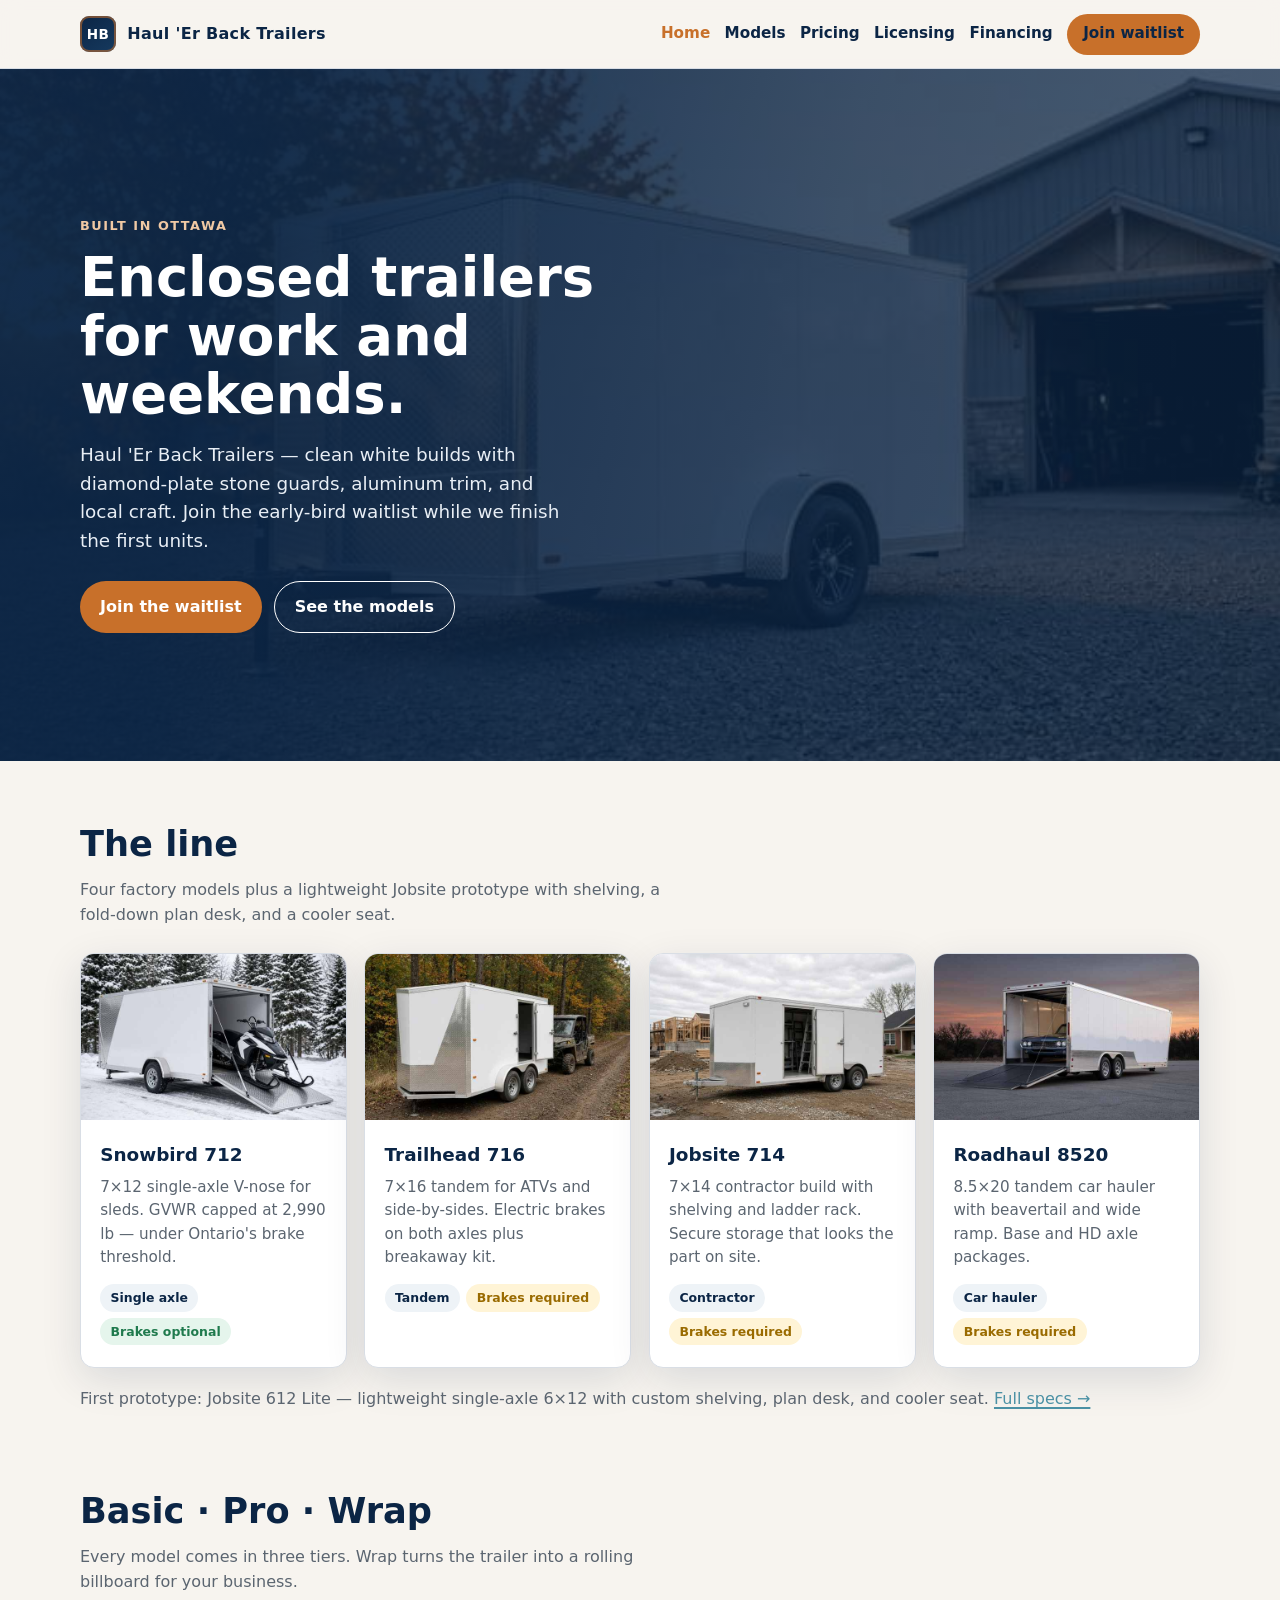
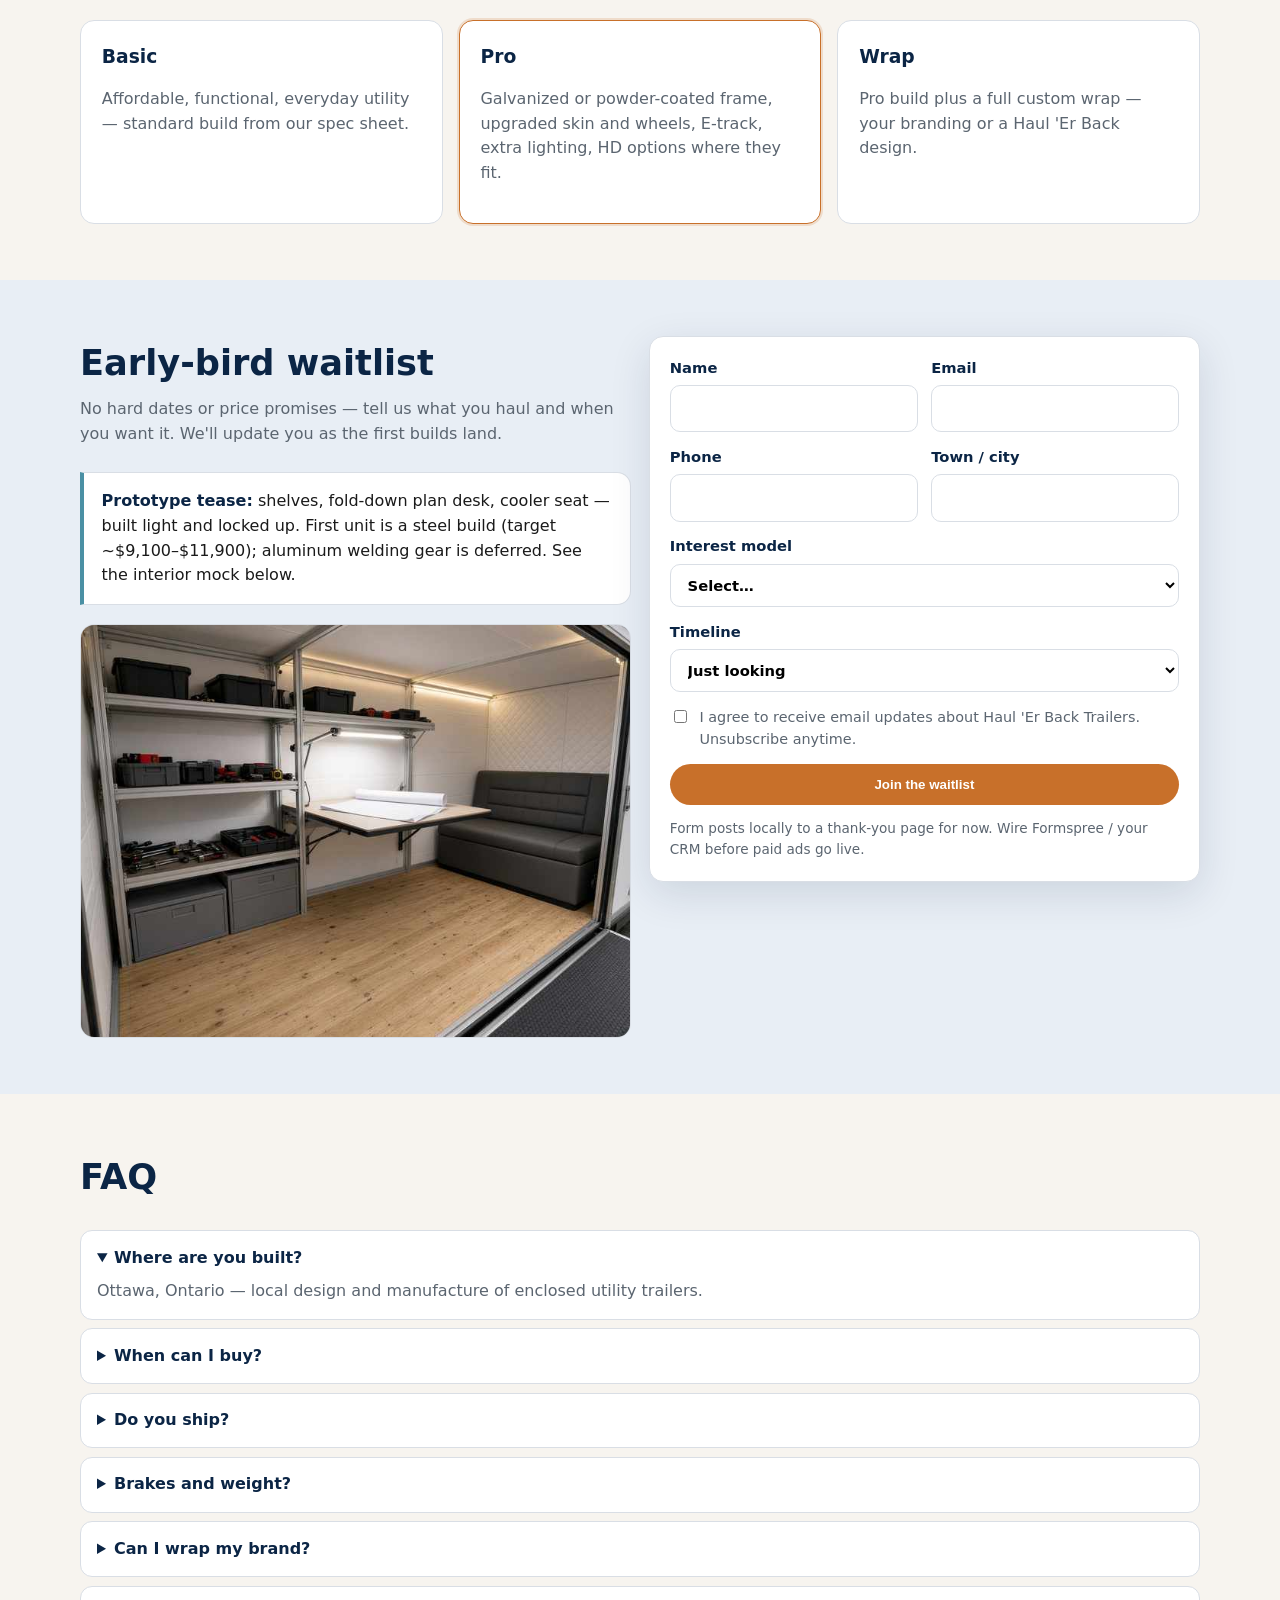
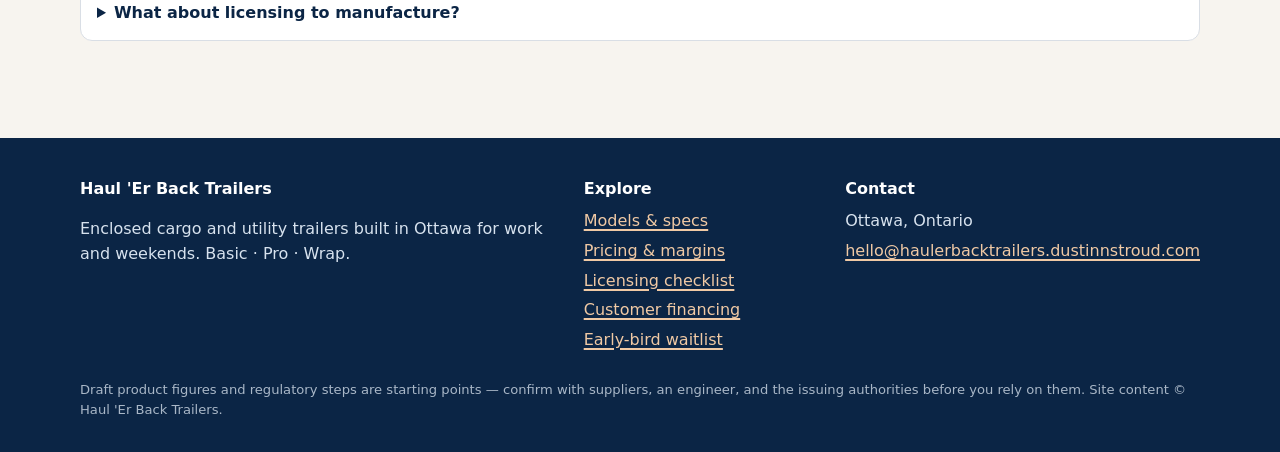
<file: index.html>
<!DOCTYPE html>
<html lang="en">
<head>
  <meta charset="utf-8" />
  <meta name="viewport" content="width=device-width, initial-scale=1" />
  <title>Built in Ottawa · Haul 'Er Back Trailers</title>
  <meta name="description" content="Ottawa-built enclosed trailers — Snowbird, Trailhead, Jobsite, Roadhaul. Early-bird waitlist open." />
  <link rel="stylesheet" href="css/site.css" />
  <link rel="canonical" href="https://strouddustinn-bot.github.io/haulerback-trailers/" />
</head>
<body>

  <a class="skip" href="#main">Skip to content</a>
  <header class="site-header">
    <div class="wrap nav">
      <a class="brand" href="index.html"><span class="brand-mark">HB</span><span>Haul 'Er Back Trailers</span></a>
      <nav class="nav-links" aria-label="Primary">
        <a href="index.html" aria-current="page">Home</a>
        <a class="hide-sm" href="models.html">Models</a>
        <a class="hide-sm" href="pricing.html">Pricing</a>
        <a href="licensing.html">Licensing</a>
        <a href="financing.html">Financing</a>
        <a class="btn btn-primary btn-sm" href="index.html#waitlist">Join waitlist</a>
      </nav>
    </div>
  </header>

  <main id="main">

    <section class="hero">
      <div class="hero-media" aria-hidden="true"><img src="" data-b64="img/hero.b64" alt="" /></div>
      <div class="wrap hero-content">
        <span class="eyebrow">Built in Ottawa</span>
        <h1>Enclosed trailers for work and weekends.</h1>
        <p class="lead">Haul 'Er Back Trailers — clean white builds with diamond-plate stone guards, aluminum trim, and local craft. Join the early-bird waitlist while we finish the first units.</p>
        <div class="hero-cta">
          <a class="btn btn-primary" href="#waitlist">Join the waitlist</a>
          <a class="btn btn-ghost" href="models.html" style="border-color:#fff;color:#fff">See the models</a>
        </div>
      </div>
    </section>

    <section>
      <div class="wrap">
        <div class="section-head">
          <h2>The line</h2>
          <p>Four factory models plus a lightweight Jobsite prototype with shelving, a fold-down plan desk, and a cooler seat.</p>
        </div>
        <div class="grid grid-4">
          <article class="card">
            <img src="" data-b64="img/snowbird.b64" alt="Snowbird 712 enclosed snowmobile trailer" />
            <div class="card-body">
              <h3>Snowbird 712</h3>
              <p>7×12 single-axle V-nose for sleds. GVWR capped at 2,990 lb — under Ontario's brake threshold.</p>
              <div class="meta"><span class="pill">Single axle</span><span class="pill ok">Brakes optional</span></div>
            </div>
          </article>
          <article class="card">
            <img src="" data-b64="img/trailhead.b64" alt="Trailhead 716 ATV trailer" />
            <div class="card-body">
              <h3>Trailhead 716</h3>
              <p>7×16 tandem for ATVs and side-by-sides. Electric brakes on both axles plus breakaway kit.</p>
              <div class="meta"><span class="pill">Tandem</span><span class="pill warn">Brakes required</span></div>
            </div>
          </article>
          <article class="card">
            <img src="" data-b64="img/jobsite714.b64" alt="Jobsite 714 contractor trailer" />
            <div class="card-body">
              <h3>Jobsite 714</h3>
              <p>7×14 contractor build with shelving and ladder rack. Secure storage that looks the part on site.</p>
              <div class="meta"><span class="pill">Contractor</span><span class="pill warn">Brakes required</span></div>
            </div>
          </article>
          <article class="card">
            <img src="" data-b64="img/roadhaul.b64" alt="Roadhaul 8520 car hauler" />
            <div class="card-body">
              <h3>Roadhaul 8520</h3>
              <p>8.5×20 tandem car hauler with beavertail and wide ramp. Base and HD axle packages.</p>
              <div class="meta"><span class="pill">Car hauler</span><span class="pill warn">Brakes required</span></div>
            </div>
          </article>
        </div>
        <p class="mt muted">First prototype: Jobsite 612 Lite — lightweight single-axle 6×12 with custom shelving, plan desk, and cooler seat. <a href="models.html">Full specs →</a></p>
      </div>
    </section>

    <section style="padding-top:0">
      <div class="wrap">
        <div class="section-head">
          <h2>Basic · Pro · Wrap</h2>
          <p>Every model comes in three tiers. Wrap turns the trailer into a rolling billboard for your business.</p>
        </div>
        <div class="tiers">
          <div class="tier">
            <h3>Basic</h3>
            <p class="muted">Affordable, functional, everyday utility — standard build from our spec sheet.</p>
          </div>
          <div class="tier featured">
            <h3>Pro</h3>
            <p class="muted">Galvanized or powder-coated frame, upgraded skin and wheels, E-track, extra lighting, HD options where they fit.</p>
          </div>
          <div class="tier">
            <h3>Wrap</h3>
            <p class="muted">Pro build plus a full custom wrap — your branding or a Haul 'Er Back design.</p>
          </div>
        </div>
      </div>
    </section>

    <section id="waitlist" style="background:#E8EEF5">
      <div class="wrap grid grid-2" style="align-items:start">
        <div>
          <div class="section-head">
            <h2>Early-bird waitlist</h2>
            <p>No hard dates or price promises — tell us what you haul and when you want it. We'll update you as the first builds land.</p>
          </div>
          <div class="callout info"><strong>Prototype tease:</strong> shelves, fold-down plan desk, cooler seat — built light and locked up. First unit is a steel build (target ~$9,100–$11,900); aluminum welding gear is deferred. See the interior mock below.</div>
          <img class="mt" src="" data-b64="img/interior.b64" alt="Prototype interior with shelving and plan desk" style="border-radius:14px;border:1px solid var(--line)" />
        </div>
        <div class="panel">
          <form class="form" action="https://formspree.io/f/xqalkplaceholder" method="POST" onsubmit="event.preventDefault(); window.location.href='thanks.html';">
            <div class="form-row">
              <label>Name<input required name="name" autocomplete="name" /></label>
              <label>Email<input required type="email" name="email" autocomplete="email" /></label>
            </div>
            <div class="form-row">
              <label>Phone<input type="tel" name="phone" autocomplete="tel" /></label>
              <label>Town / city<input name="town" autocomplete="address-level2" /></label>
            </div>
            <label>Interest model
              <select name="model" required>
                <option value="">Select…</option>
                <option>Jobsite 612 Lite (prototype)</option>
                <option>Snowbird 712</option>
                <option>Trailhead 716</option>
                <option>Jobsite 714</option>
                <option>Roadhaul 8520</option>
                <option>Not sure yet</option>
              </select>
            </label>
            <label>Timeline
              <select name="timeline">
                <option>Just looking</option>
                <option>ASAP</option>
                <option>1–3 months</option>
                <option>3–6 months</option>
              </select>
            </label>
            <label class="consent"><input type="checkbox" required name="consent" /> I agree to receive email updates about Haul 'Er Back Trailers. Unsubscribe anytime.</label>
            <button class="btn btn-primary" type="submit">Join the waitlist</button>
            <p class="muted" style="font-size:.85rem;margin:0">Form posts locally to a thank-you page for now. Wire Formspree / your CRM before paid ads go live.</p>
          </form>
        </div>
      </div>
    </section>

    <section>
      <div class="wrap">
        <div class="section-head"><h2>FAQ</h2></div>
        <div class="faq">
          <details open><summary>Where are you built?</summary><p>Ottawa, Ontario — local design and manufacture of enclosed utility trailers.</p></details>
          <details><summary>When can I buy?</summary><p>Join the waitlist for launch updates. We are not promising a hard delivery date on this page.</p></details>
          <details><summary>Do you ship?</summary><p>We are starting with local and Eastern Ontario pickup. Wider delivery can be discussed once production is rolling.</p></details>
          <details><summary>Brakes and weight?</summary><p>Snowbird 712 and the Jobsite 612 Lite are aimed under Ontario's 1,360 kg brake threshold (2,990 lb GVWR). Tandem models typically need electric brakes and a breakaway kit. Details on request and on the <a href="models.html">models page</a>.</p></details>
          <details><summary>Can I wrap my brand?</summary><p>Yes — the Wrap tier is a Pro build plus a full custom wrap.</p></details>
          <details><summary>What about licensing to manufacture?</summary><p>We keep a public <a href="licensing.html">Licensing Checklist</a> with ordered steps, costs, timelines, and source links for Ontario / federal requirements.</p></details>
        </div>
      </div>
    </section>

  </main>

  <footer class="footer">
    <div class="wrap footer-grid">
      <div>
        <h4>Haul 'Er Back Trailers</h4>
        <p>Enclosed cargo and utility trailers built in Ottawa for work and weekends. Basic · Pro · Wrap.</p>
      </div>
      <div>
        <h4>Explore</h4>
        <ul>
          <li><a href="models.html">Models &amp; specs</a></li>
          <li><a href="pricing.html">Pricing &amp; margins</a></li>
          <li><a href="licensing.html">Licensing checklist</a></li>
          <li><a href="financing.html">Customer financing</a></li>
          <li><a href="index.html#waitlist">Early-bird waitlist</a></li>
        </ul>
      </div>
      <div>
        <h4>Contact</h4>
        <ul>
          <li>Ottawa, Ontario</li>
          <li><a href="mailto:hello@haulerbacktrailers.dustinnstroud.com">hello@haulerbacktrailers.dustinnstroud.com</a></li>
        </ul>
      </div>
    </div>
    <div class="wrap fine">Draft product figures and regulatory steps are starting points — confirm with suppliers, an engineer, and the issuing authorities before you rely on them. Site content © Haul 'Er Back Trailers.</div>
  </footer>

  <script src="js/load-images.js" defer></script>
</body>
</html>
</file>
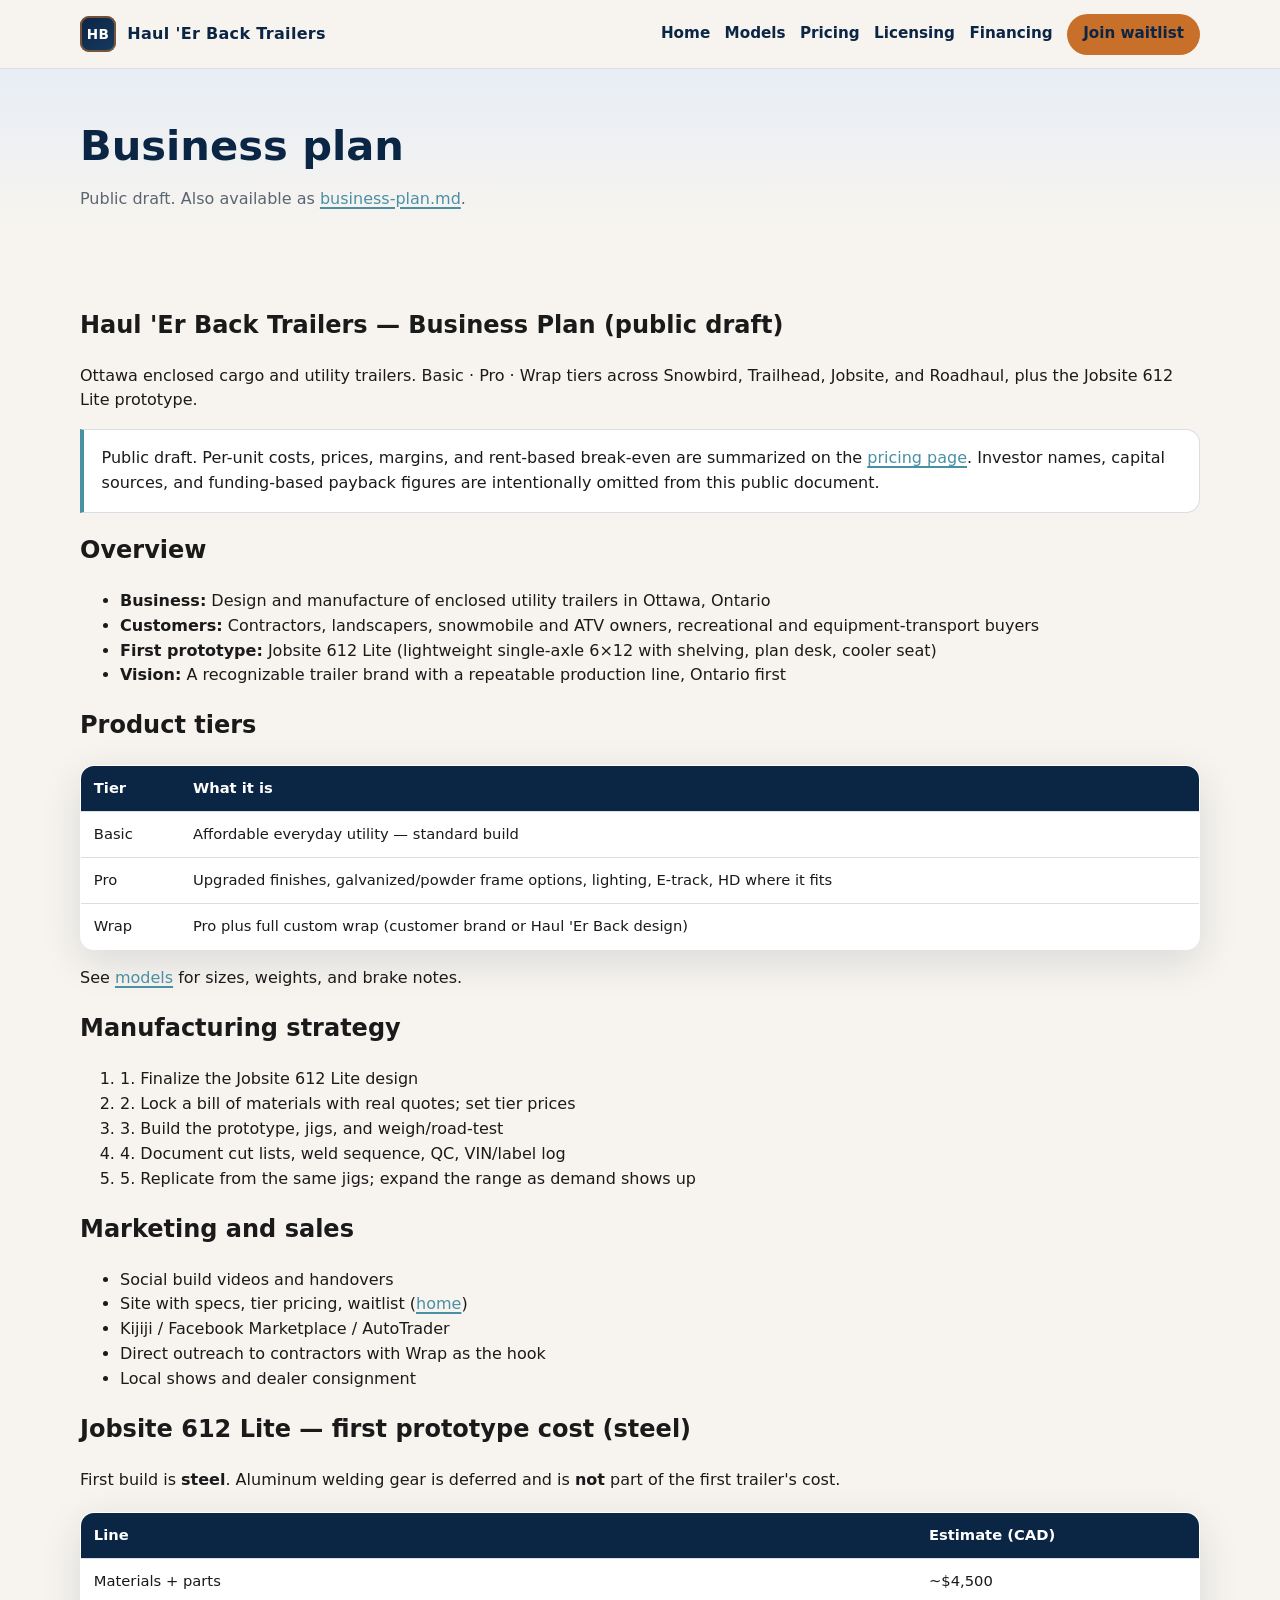
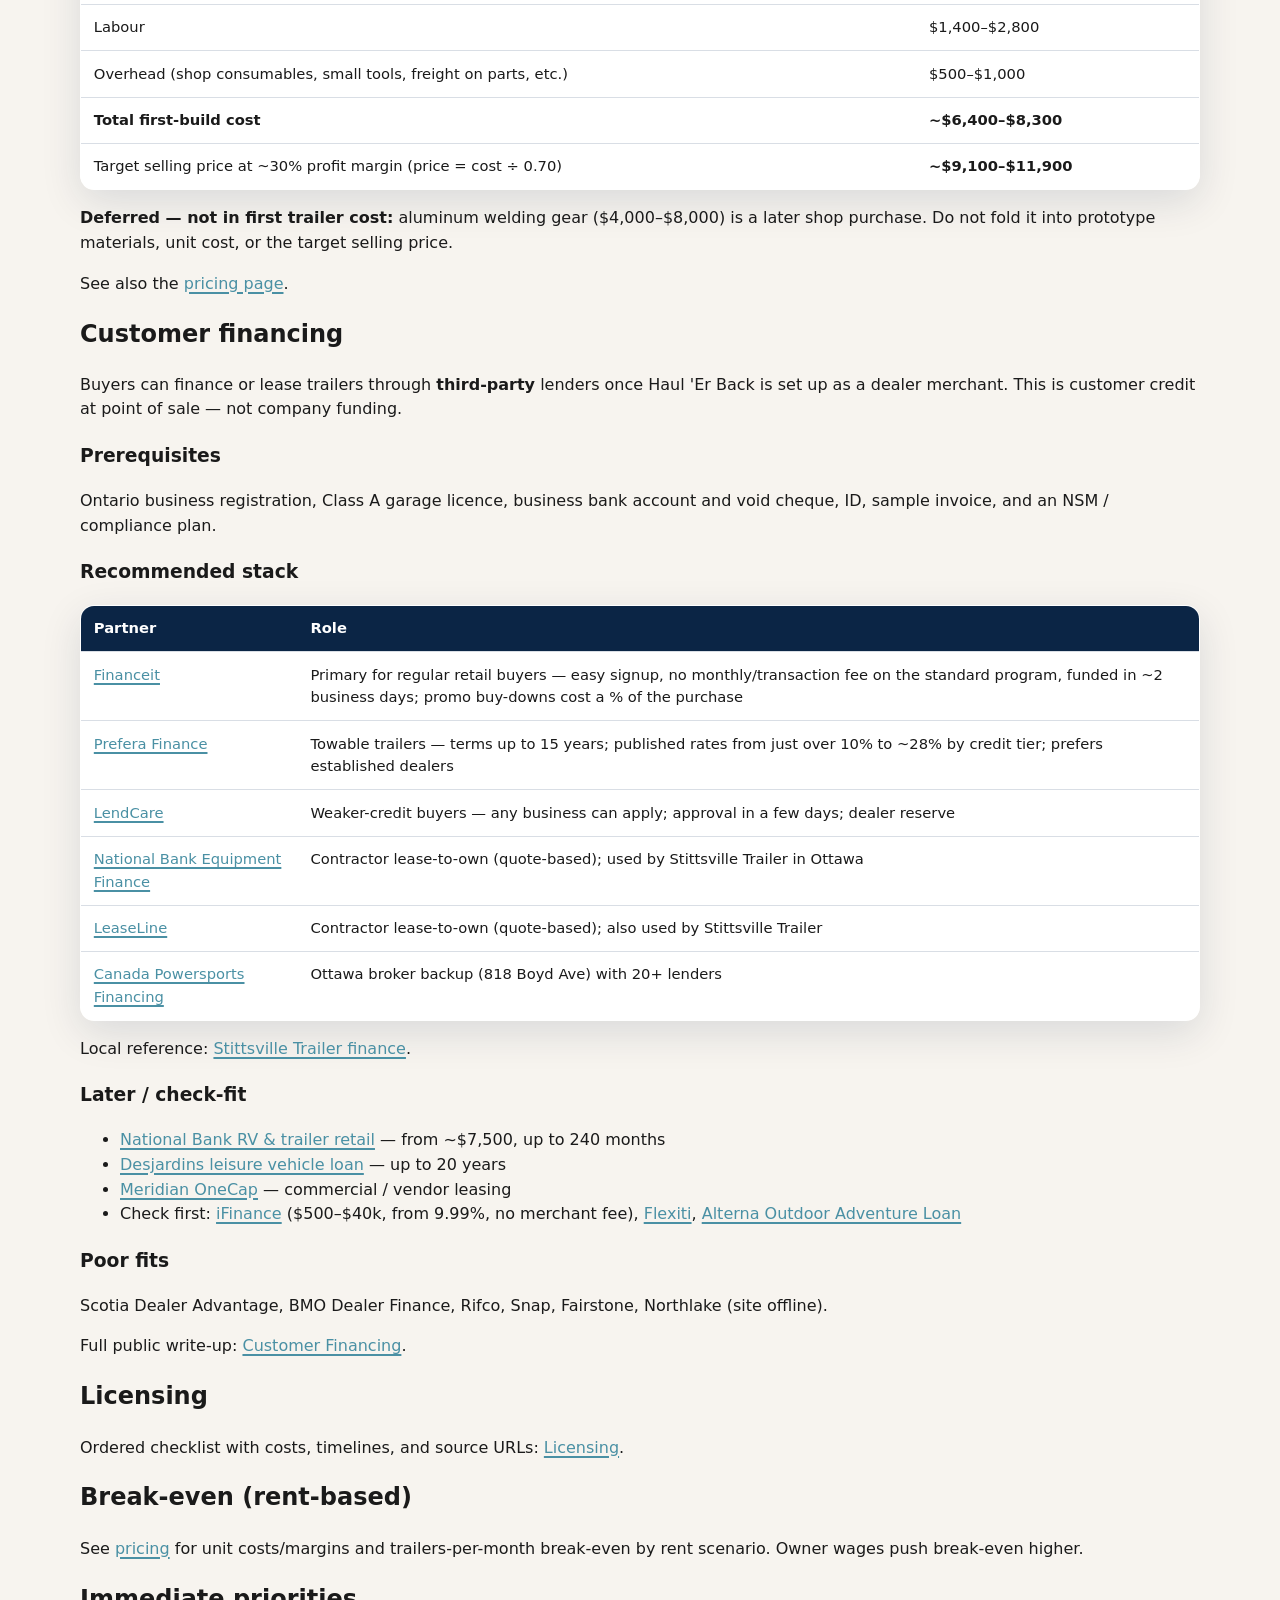
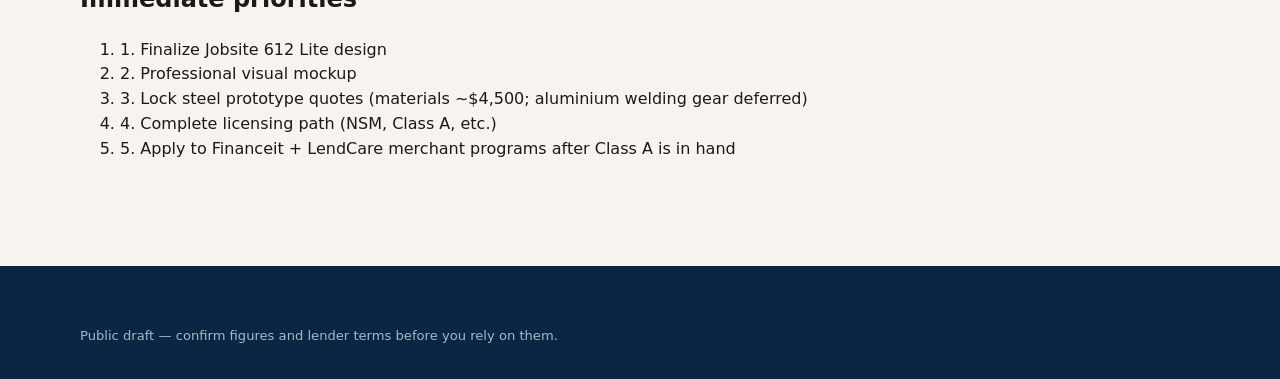
<file: business-plan.html>
<!DOCTYPE html>
<html lang="en"><head>
<meta charset="utf-8"/><meta name="viewport" content="width=device-width,initial-scale=1"/>
<title>Business Plan · Haul 'Er Back Trailers</title>
<meta name="description" content="Public draft business plan for Haul 'Er Back Trailers including customer financing stack and Jobsite 612 Lite steel prototype costs."/>
<link rel="stylesheet" href="css/site.css"/>
</head><body>
<a class="skip" href="#main">Skip to content</a>
<header class="site-header"><div class="wrap nav">
<a class="brand" href="index.html"><span class="brand-mark">HB</span><span>Haul 'Er Back Trailers</span></a>
<nav class="nav-links" aria-label="Primary">
<a href="index.html">Home</a>
<a class="hide-sm" href="models.html">Models</a>
<a class="hide-sm" href="pricing.html">Pricing</a>
<a href="licensing.html">Licensing</a>
<a href="financing.html">Financing</a>
<a class="btn btn-primary btn-sm" href="index.html#waitlist">Join waitlist</a>
</nav></div></header>
<main id="main"><div class="page-hero"><div class="wrap"><h1>Business plan</h1><p>Public draft. Also available as <a href="business-plan.md">business-plan.md</a>.</p></div></div>
<section><div class="wrap"><h1>Haul &#x27;Er Back Trailers — Business Plan (public draft)</h1>
<p>Ottawa enclosed cargo and utility trailers. Basic · Pro · Wrap tiers across Snowbird, Trailhead, Jobsite, and Roadhaul, plus the Jobsite 612 Lite prototype.</p>
<div class="callout info">Public draft. Per-unit costs, prices, margins, and rent-based break-even are summarized on the <a href="pricing.html">pricing page</a>. Investor names, capital sources, and funding-based payback figures are intentionally omitted from this public document.</div>
<h2 class="mt">Overview</h2>
<ul><li><strong>Business:</strong> Design and manufacture of enclosed utility trailers in Ottawa, Ontario</li><li><strong>Customers:</strong> Contractors, landscapers, snowmobile and ATV owners, recreational and equipment-transport buyers</li><li><strong>First prototype:</strong> Jobsite 612 Lite (lightweight single-axle 6×12 with shelving, plan desk, cooler seat)</li><li><strong>Vision:</strong> A recognizable trailer brand with a repeatable production line, Ontario first</li></ul>
<h2 class="mt">Product tiers</h2>
<div class="table-wrap mt"><table><thead><tr><th>Tier</th><th>What it is</th></tr></thead><tbody><tr><td>Basic</td><td>Affordable everyday utility — standard build</td></tr><tr><td>Pro</td><td>Upgraded finishes, galvanized/powder frame options, lighting, E-track, HD where it fits</td></tr><tr><td>Wrap</td><td>Pro plus full custom wrap (customer brand or Haul &#x27;Er Back design)</td></tr></tbody></table></div>
<p>See <a href="models.html">models</a> for sizes, weights, and brake notes.</p>
<h2 class="mt">Manufacturing strategy</h2>
<ol><li>1. Finalize the Jobsite 612 Lite design</li><li>2. Lock a bill of materials with real quotes; set tier prices</li><li>3. Build the prototype, jigs, and weigh/road-test</li><li>4. Document cut lists, weld sequence, QC, VIN/label log</li><li>5. Replicate from the same jigs; expand the range as demand shows up</li></ol>
<h2 class="mt">Marketing and sales</h2>
<ul><li>Social build videos and handovers</li><li>Site with specs, tier pricing, waitlist (<a href="index.html">home</a>)</li><li>Kijiji / Facebook Marketplace / AutoTrader</li><li>Direct outreach to contractors with Wrap as the hook</li><li>Local shows and dealer consignment</li></ul>
<h2 class="mt">Jobsite 612 Lite — first prototype cost (steel)</h2>
<p>First build is <strong>steel</strong>. Aluminum welding gear is deferred and is <strong>not</strong> part of the first trailer&#x27;s cost.</p>
<div class="table-wrap mt"><table><thead><tr><th>Line</th><th>Estimate (CAD)</th></tr></thead><tbody><tr><td>Materials + parts</td><td>~$4,500</td></tr><tr><td>Labour</td><td>$1,400–$2,800</td></tr><tr><td>Overhead (shop consumables, small tools, freight on parts, etc.)</td><td>$500–$1,000</td></tr><tr><td><strong>Total first-build cost</strong></td><td><strong>~$6,400–$8,300</strong></td></tr><tr><td>Target selling price at ~30% profit margin (price = cost ÷ 0.70)</td><td><strong>~$9,100–$11,900</strong></td></tr></tbody></table></div>
<p><strong>Deferred — not in first trailer cost:</strong> aluminum welding gear ($4,000–$8,000) is a later shop purchase. Do not fold it into prototype materials, unit cost, or the target selling price.</p>
<p>See also the <a href="pricing.html">pricing page</a>.</p>
<h2 class="mt">Customer financing</h2>
<p>Buyers can finance or lease trailers through <strong>third-party</strong> lenders once Haul &#x27;Er Back is set up as a dealer merchant. This is customer credit at point of sale — not company funding.</p>
<h3>Prerequisites</h3>
<p>Ontario business registration, Class A garage licence, business bank account and void cheque, ID, sample invoice, and an NSM / compliance plan.</p>
<h3>Recommended stack</h3>
<div class="table-wrap mt"><table><thead><tr><th>Partner</th><th>Role</th></tr></thead><tbody><tr><td><a href="https://www.financeit.io/frequently-asked-questions/">Financeit</a></td><td>Primary for regular retail buyers — easy signup, no monthly/transaction fee on the standard program, funded in ~2 business days; promo buy-downs cost a % of the purchase</td></tr><tr><td><a href="https://preferafinance.com/dealers/">Prefera Finance</a></td><td>Towable trailers — terms up to 15 years; published rates from just over 10% to ~28% by credit tier; prefers established dealers</td></tr><tr><td><a href="https://www.lendcare.ca/en/businesses/recreational-vehicle-financing">LendCare</a></td><td>Weaker-credit buyers — any business can apply; approval in a few days; dealer reserve</td></tr><tr><td><a href="https://www.nbc.ca/en/business/financing/equipment-finance/dealers.html">National Bank Equipment Finance</a></td><td>Contractor lease-to-own (quote-based); used by Stittsville Trailer in Ottawa</td></tr><tr><td><a href="https://leaseline.com/why-lease/">LeaseLine</a></td><td>Contractor lease-to-own (quote-based); also used by Stittsville Trailer</td></tr><tr><td><a href="https://www.canadapowersportsfinancing.com/">Canada Powersports Financing</a></td><td>Ottawa broker backup (818 Boyd Ave) with 20+ lenders</td></tr></tbody></table></div>
<p>Local reference: <a href="https://www.stittsvilletrailer.com/finance/">Stittsville Trailer finance</a>.</p>
<h3>Later / check-fit</h3>
<ul><li><a href="https://www.nbc.ca/en/business/my-business/manufacturing/retail-industry.html">National Bank RV &amp; trailer retail</a> — from ~$7,500, up to 240 months</li><li><a href="https://www.desjardins.com/en/loans-credit/auto-other-vehicle-financing/recreational-vehicle-loan.html">Desjardins leisure vehicle loan</a> — up to 20 years</li><li><a href="https://www.meridianonecap.ca/leasing-financing">Meridian OneCap</a> — commercial / vendor leasing</li><li>Check first: <a href="https://ifinancecanada.com/offer-financing/">iFinance</a> ($500–$40k, from 9.99%, no merchant fee), <a href="https://www.flexiti.com/for-partners">Flexiti</a>, <a href="https://www.alterna.ca/en/personal/borrowing/loans">Alterna Outdoor Adventure Loan</a></li></ul>
<h3>Poor fits</h3>
<p>Scotia Dealer Advantage, BMO Dealer Finance, Rifco, Snap, Fairstone, Northlake (site offline).</p>
<p>Full public write-up: <a href="financing.html">Customer Financing</a>.</p>
<h2 class="mt">Licensing</h2>
<p>Ordered checklist with costs, timelines, and source URLs: <a href="licensing.html">Licensing</a>.</p>
<h2 class="mt">Break-even (rent-based)</h2>
<p>See <a href="pricing.html">pricing</a> for unit costs/margins and trailers-per-month break-even by rent scenario. Owner wages push break-even higher.</p>
<h2 class="mt">Immediate priorities</h2>
<ol><li>1. Finalize Jobsite 612 Lite design</li><li>2. Professional visual mockup</li><li>3. Lock steel prototype quotes (materials ~$4,500; aluminium welding gear deferred)</li><li>4. Complete licensing path (NSM, Class A, etc.)</li><li>5. Apply to Financeit + LendCare merchant programs after Class A is in hand</li></ol></div></section></main>
<footer class="footer"><div class="wrap fine">Public draft — confirm figures and lender terms before you rely on them.</div></footer>
</body></html>
</file>
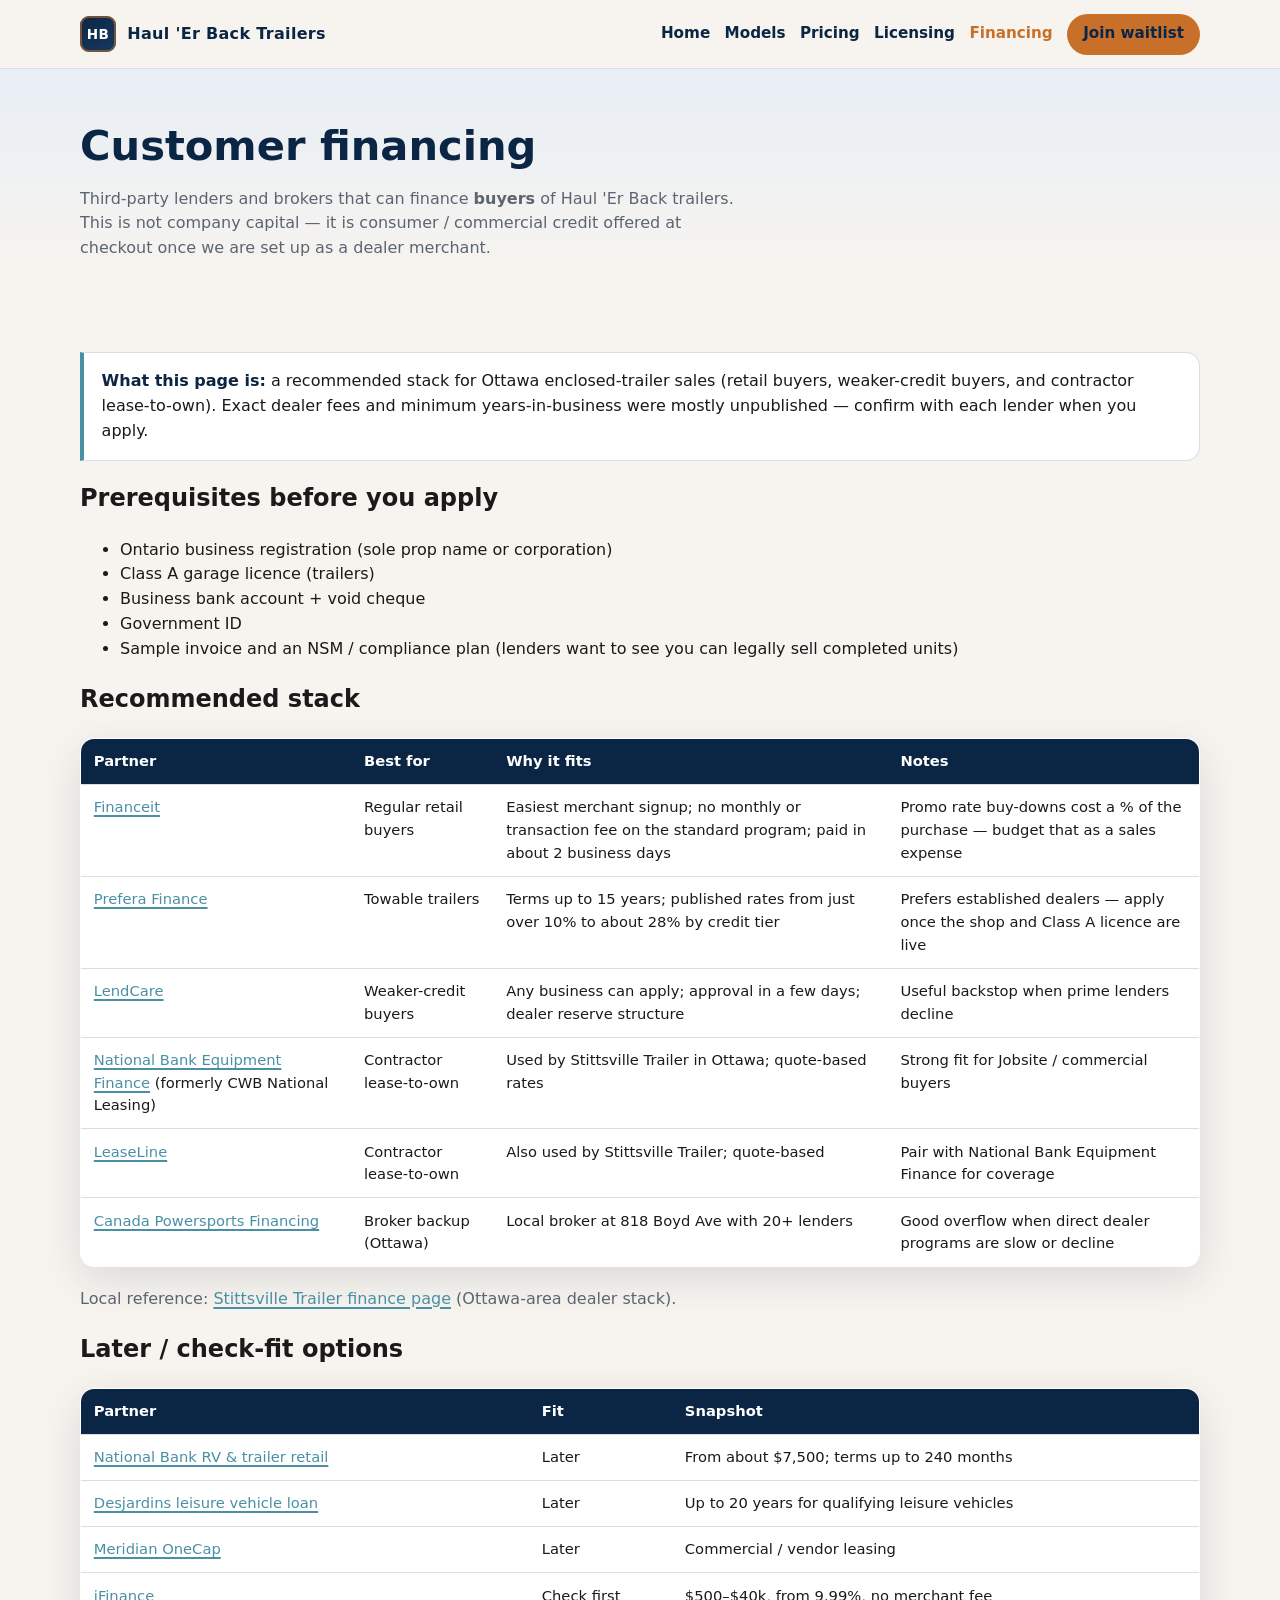
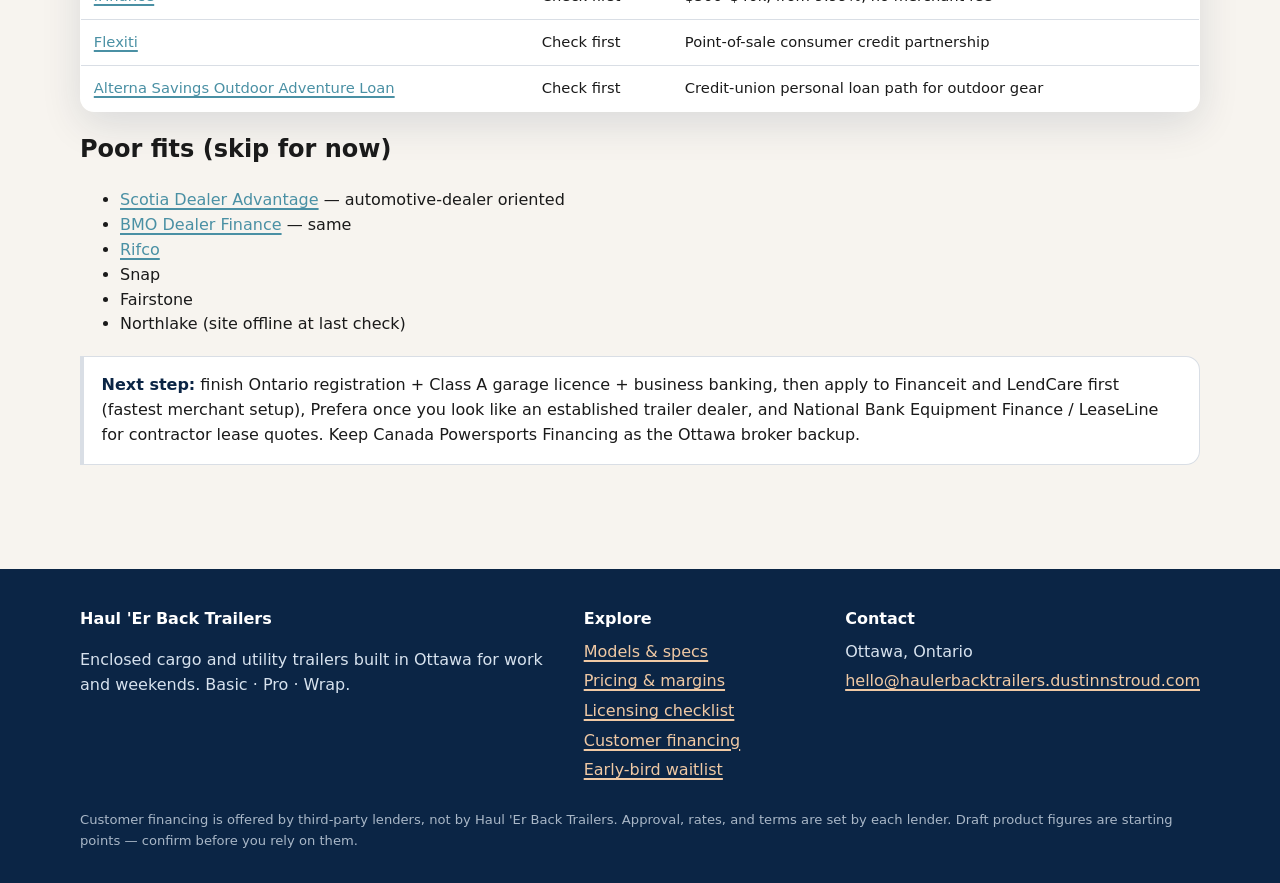
<file: financing.html>
<!DOCTYPE html>
<html lang="en">
<head>
  <meta charset="utf-8" />
  <meta name="viewport" content="width=device-width, initial-scale=1" />
  <title>Customer Financing · Haul 'Er Back Trailers</title>
  <meta name="description" content="Third-party customer financing options for Haul 'Er Back trailer buyers — Financeit, Prefera, LendCare, National Bank Equipment Finance, LeaseLine, and local Ottawa brokers." />
  <link rel="stylesheet" href="css/site.css" />
</head>
<body>
  <a class="skip" href="#main">Skip to content</a>
  <header class="site-header">
    <div class="wrap nav">
      <a class="brand" href="index.html"><span class="brand-mark">HB</span><span>Haul 'Er Back Trailers</span></a>
      <nav class="nav-links" aria-label="Primary">
        <a href="index.html">Home</a>
        <a class="hide-sm" href="models.html">Models</a>
        <a class="hide-sm" href="pricing.html">Pricing</a>
        <a href="licensing.html">Licensing</a>
        <a href="financing.html" aria-current="page">Financing</a>
        <a class="btn btn-primary btn-sm" href="index.html#waitlist">Join waitlist</a>
      </nav>
    </div>
  </header>
  <main id="main">
    <div class="page-hero"><div class="wrap">
      <h1>Customer financing</h1>
      <p>Third-party lenders and brokers that can finance <strong>buyers</strong> of Haul 'Er Back trailers. This is not company capital — it is consumer / commercial credit offered at checkout once we are set up as a dealer merchant.</p>
    </div></div>
    <section><div class="wrap">
      <div class="callout info"><strong>What this page is:</strong> a recommended stack for Ottawa enclosed-trailer sales (retail buyers, weaker-credit buyers, and contractor lease-to-own). Exact dealer fees and minimum years-in-business were mostly unpublished — confirm with each lender when you apply.</div>

      <h2>Prerequisites before you apply</h2>
      <ul>
        <li>Ontario business registration (sole prop name or corporation)</li>
        <li>Class A garage licence (trailers)</li>
        <li>Business bank account + void cheque</li>
        <li>Government ID</li>
        <li>Sample invoice and an NSM / compliance plan (lenders want to see you can legally sell completed units)</li>
      </ul>

      <h2 class="mt">Recommended stack</h2>
      <div class="table-wrap mt">
        <table>
          <thead><tr><th>Partner</th><th>Best for</th><th>Why it fits</th><th>Notes</th></tr></thead>
          <tbody>
            <tr>
              <td><a href="https://www.financeit.io/frequently-asked-questions/" rel="noopener">Financeit</a></td>
              <td>Regular retail buyers</td>
              <td>Easiest merchant signup; no monthly or transaction fee on the standard program; paid in about 2 business days</td>
              <td>Promo rate buy-downs cost a % of the purchase — budget that as a sales expense</td>
            </tr>
            <tr>
              <td><a href="https://preferafinance.com/dealers/" rel="noopener">Prefera Finance</a></td>
              <td>Towable trailers</td>
              <td>Terms up to 15 years; published rates from just over 10% to about 28% by credit tier</td>
              <td>Prefers established dealers — apply once the shop and Class A licence are live</td>
            </tr>
            <tr>
              <td><a href="https://www.lendcare.ca/en/businesses/recreational-vehicle-financing" rel="noopener">LendCare</a></td>
              <td>Weaker-credit buyers</td>
              <td>Any business can apply; approval in a few days; dealer reserve structure</td>
              <td>Useful backstop when prime lenders decline</td>
            </tr>
            <tr>
              <td><a href="https://www.nbc.ca/en/business/financing/equipment-finance/dealers.html" rel="noopener">National Bank Equipment Finance</a> (formerly CWB National Leasing)</td>
              <td>Contractor lease-to-own</td>
              <td>Used by Stittsville Trailer in Ottawa; quote-based rates</td>
              <td>Strong fit for Jobsite / commercial buyers</td>
            </tr>
            <tr>
              <td><a href="https://leaseline.com/why-lease/" rel="noopener">LeaseLine</a></td>
              <td>Contractor lease-to-own</td>
              <td>Also used by Stittsville Trailer; quote-based</td>
              <td>Pair with National Bank Equipment Finance for coverage</td>
            </tr>
            <tr>
              <td><a href="https://www.canadapowersportsfinancing.com/" rel="noopener">Canada Powersports Financing</a></td>
              <td>Broker backup (Ottawa)</td>
              <td>Local broker at 818 Boyd Ave with 20+ lenders</td>
              <td>Good overflow when direct dealer programs are slow or decline</td>
            </tr>
          </tbody>
        </table>
      </div>
      <p class="muted mt">Local reference: <a href="https://www.stittsvilletrailer.com/finance/" rel="noopener">Stittsville Trailer finance page</a> (Ottawa-area dealer stack).</p>

      <h2 class="mt">Later / check-fit options</h2>
      <div class="table-wrap mt">
        <table>
          <thead><tr><th>Partner</th><th>Fit</th><th>Snapshot</th></tr></thead>
          <tbody>
            <tr><td><a href="https://www.nbc.ca/en/business/my-business/manufacturing/retail-industry.html" rel="noopener">National Bank RV &amp; trailer retail</a></td><td>Later</td><td>From about $7,500; terms up to 240 months</td></tr>
            <tr><td><a href="https://www.desjardins.com/en/loans-credit/auto-other-vehicle-financing/recreational-vehicle-loan.html" rel="noopener">Desjardins leisure vehicle loan</a></td><td>Later</td><td>Up to 20 years for qualifying leisure vehicles</td></tr>
            <tr><td><a href="https://www.meridianonecap.ca/leasing-financing" rel="noopener">Meridian OneCap</a></td><td>Later</td><td>Commercial / vendor leasing</td></tr>
            <tr><td><a href="https://ifinancecanada.com/offer-financing/" rel="noopener">iFinance</a></td><td>Check first</td><td>$500–$40k, from 9.99%, no merchant fee</td></tr>
            <tr><td><a href="https://www.flexiti.com/for-partners" rel="noopener">Flexiti</a></td><td>Check first</td><td>Point-of-sale consumer credit partnership</td></tr>
            <tr><td><a href="https://www.alterna.ca/en/personal/borrowing/loans" rel="noopener">Alterna Savings Outdoor Adventure Loan</a></td><td>Check first</td><td>Credit-union personal loan path for outdoor gear</td></tr>
          </tbody>
        </table>
      </div>

      <h2 class="mt">Poor fits (skip for now)</h2>
      <ul>
        <li><a href="https://www.scotiabank.com/ca/en/commercial-banking/industries/automotive/scotia-dealer-advantage.html" rel="noopener">Scotia Dealer Advantage</a> — automotive-dealer oriented</li>
        <li><a href="https://commercial.bmo.com/en/ca/industry-expertise/dealer-finance/" rel="noopener">BMO Dealer Finance</a> — same</li>
        <li><a href="https://www.rifco.net/dealer-financing" rel="noopener">Rifco</a></li>
        <li>Snap</li>
        <li>Fairstone</li>
        <li>Northlake (site offline at last check)</li>
      </ul>

      <div class="callout mt"><strong>Next step:</strong> finish Ontario registration + Class A garage licence + business banking, then apply to Financeit and LendCare first (fastest merchant setup), Prefera once you look like an established trailer dealer, and National Bank Equipment Finance / LeaseLine for contractor lease quotes. Keep Canada Powersports Financing as the Ottawa broker backup.</div>
    </div></section>
  </main>
  <footer class="footer">
    <div class="wrap footer-grid">
      <div>
        <h4>Haul 'Er Back Trailers</h4>
        <p>Enclosed cargo and utility trailers built in Ottawa for work and weekends. Basic · Pro · Wrap.</p>
      </div>
      <div>
        <h4>Explore</h4>
        <ul>
          <li><a href="models.html">Models &amp; specs</a></li>
          <li><a href="pricing.html">Pricing &amp; margins</a></li>
          <li><a href="licensing.html">Licensing checklist</a></li>
          <li><a href="financing.html">Customer financing</a></li>
          <li><a href="index.html#waitlist">Early-bird waitlist</a></li>
        </ul>
      </div>
      <div>
        <h4>Contact</h4>
        <ul>
          <li>Ottawa, Ontario</li>
          <li><a href="mailto:hello@haulerbacktrailers.dustinnstroud.com">hello@haulerbacktrailers.dustinnstroud.com</a></li>
        </ul>
      </div>
    </div>
    <div class="wrap fine">Customer financing is offered by third-party lenders, not by Haul 'Er Back Trailers. Approval, rates, and terms are set by each lender. Draft product figures are starting points — confirm before you rely on them.</div>
  </footer>
</body>
</html>
</file>
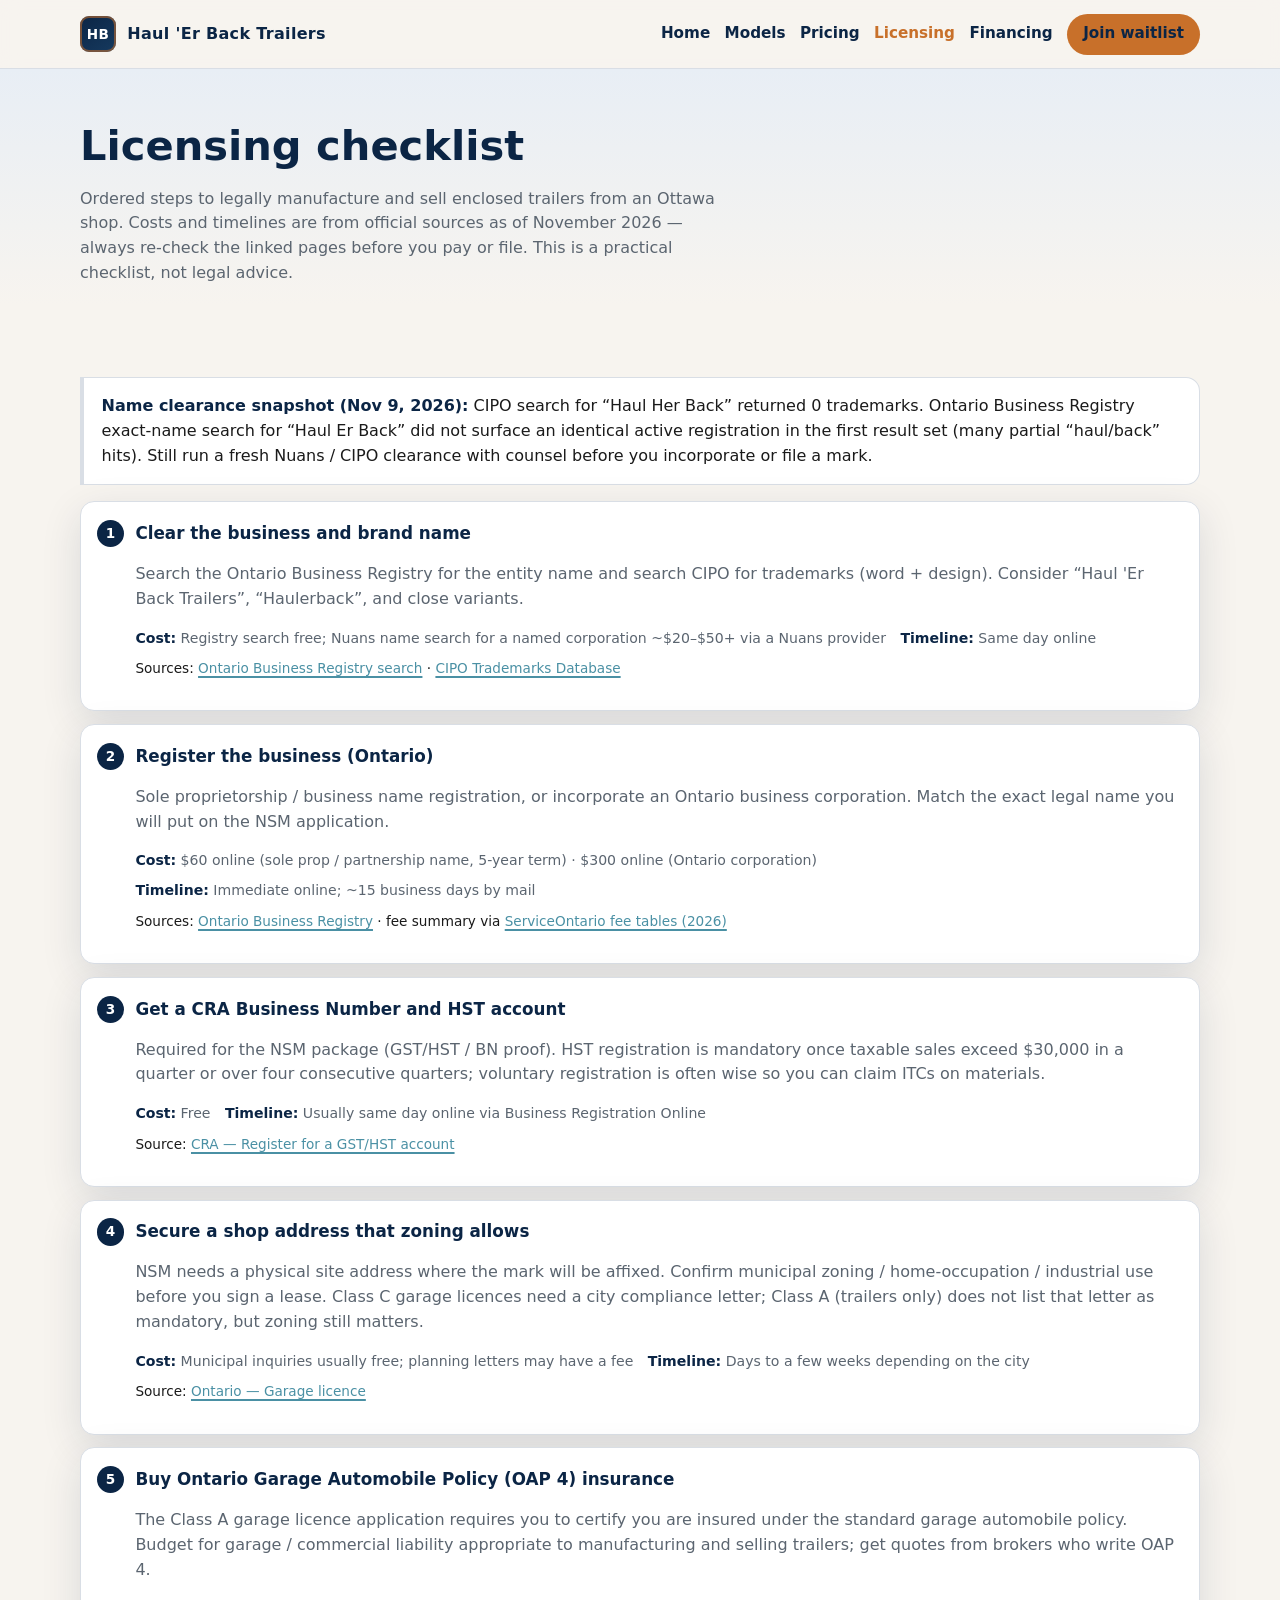
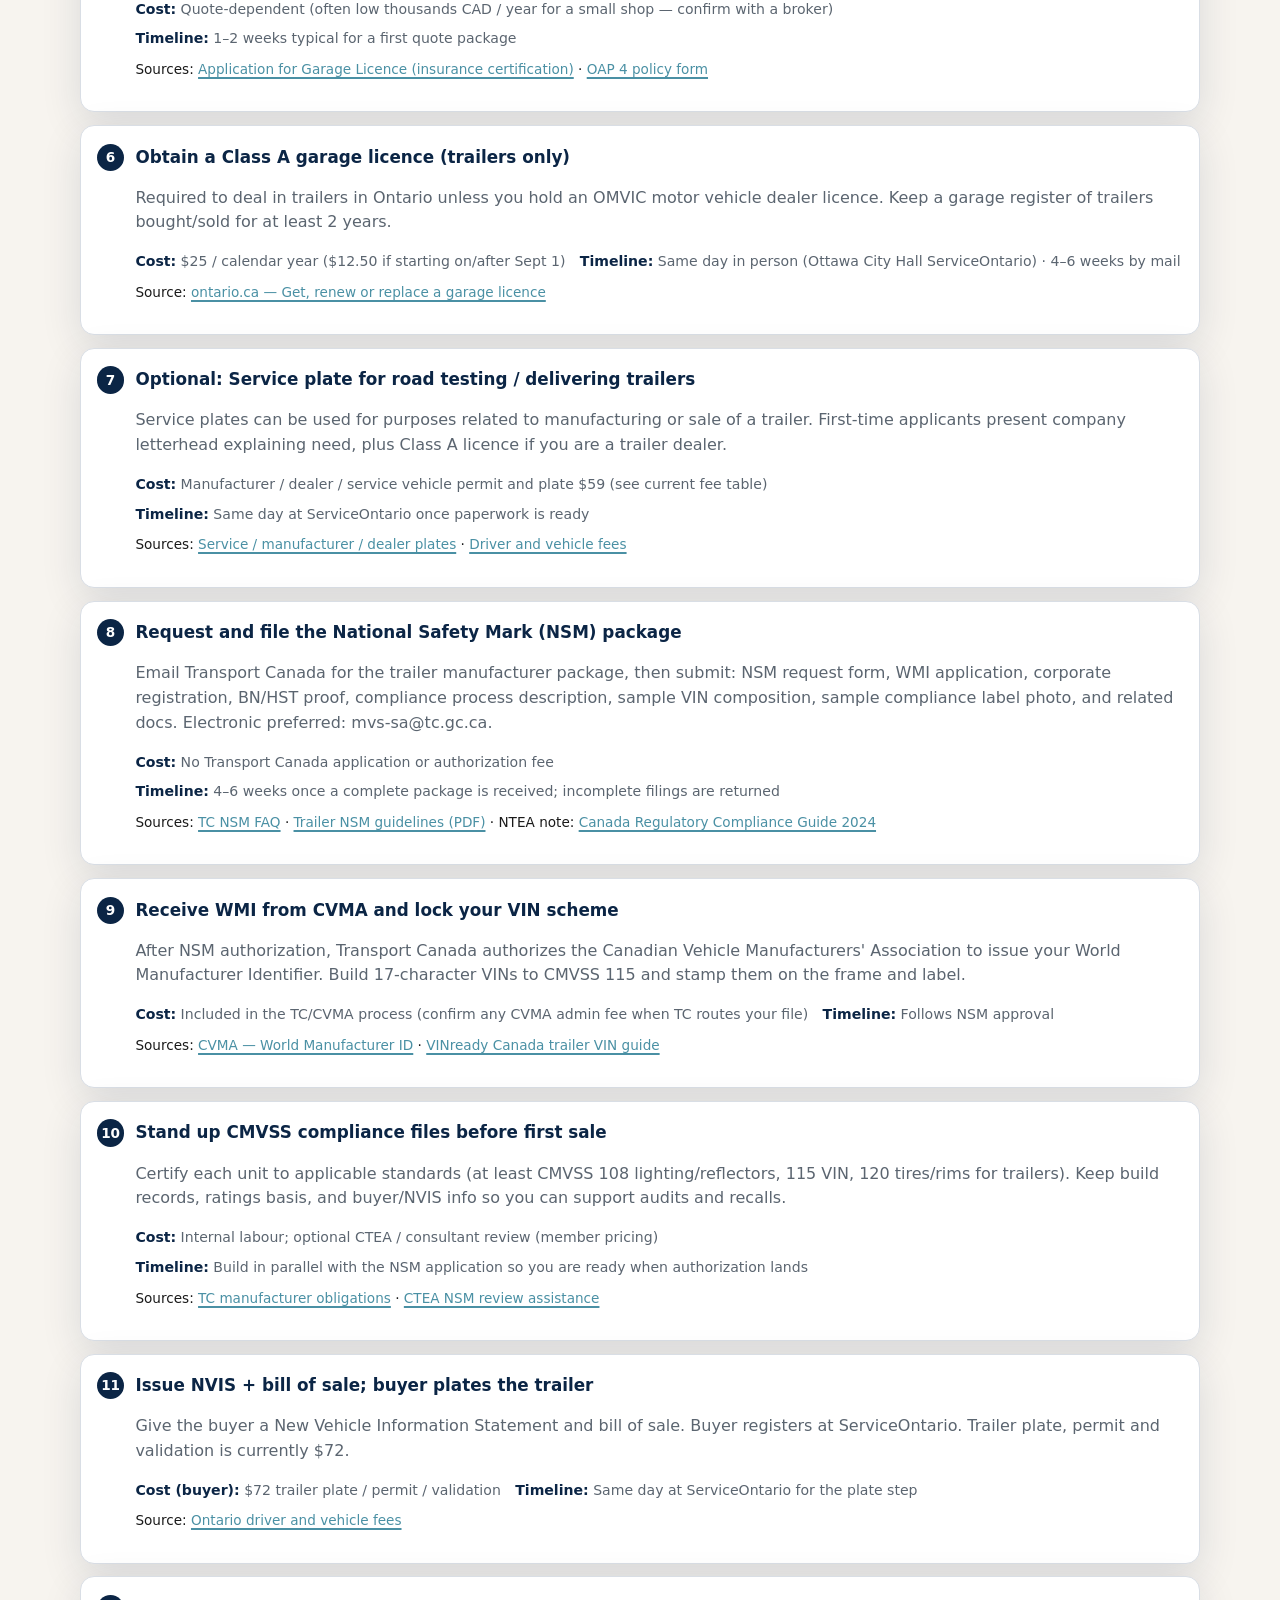
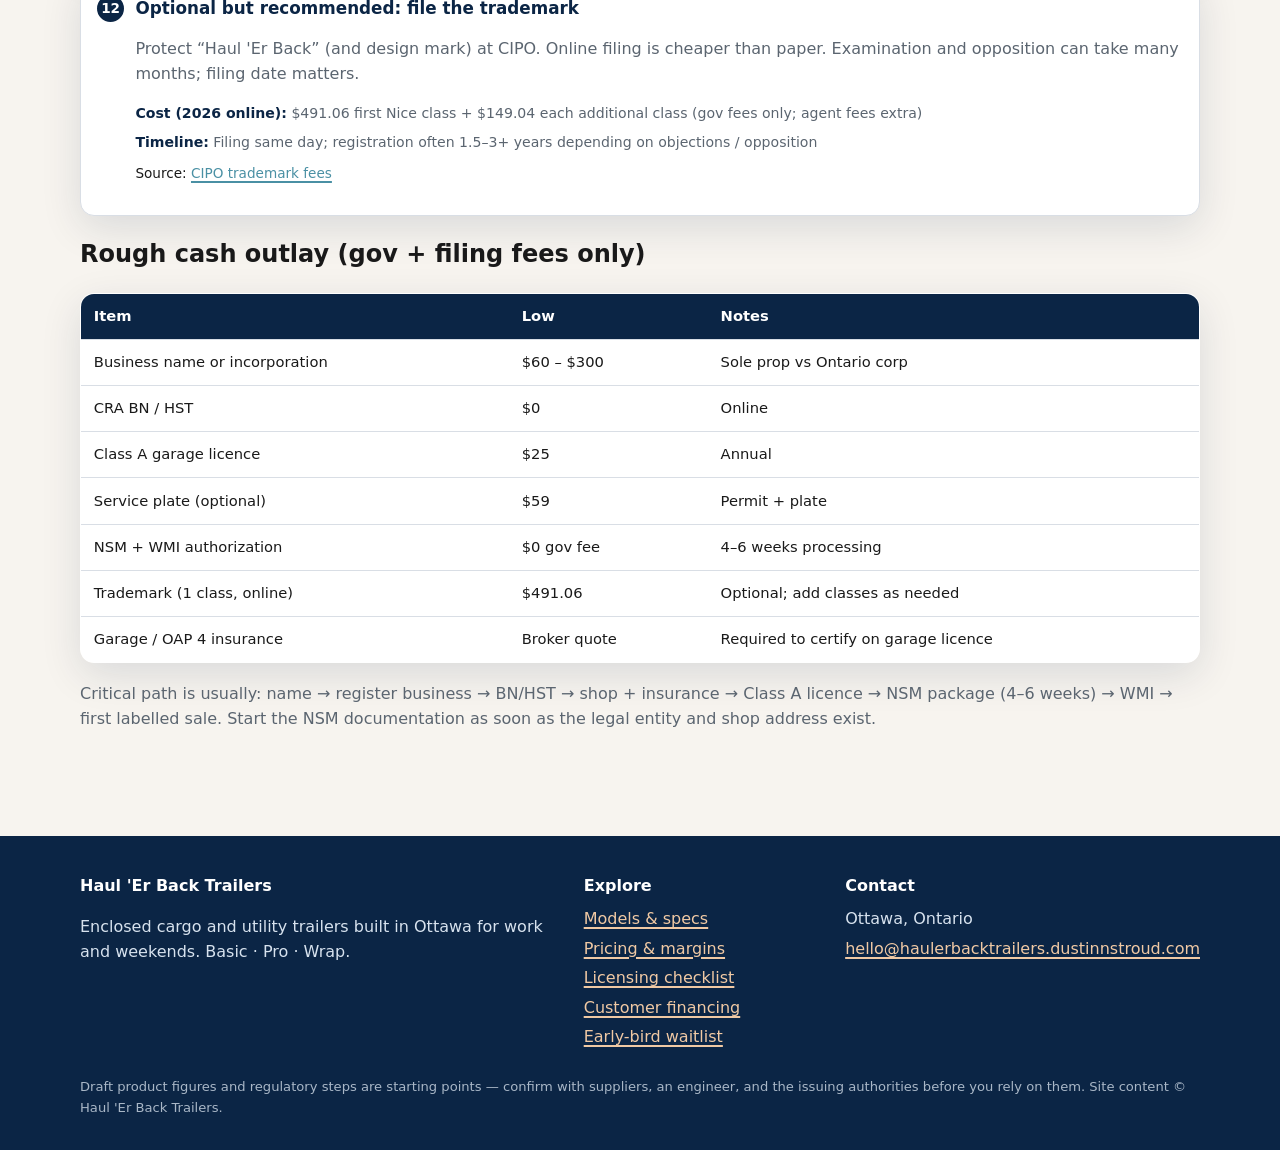
<file: licensing.html>
<!DOCTYPE html>
<html lang="en">
<head>
  <meta charset="utf-8" />
  <meta name="viewport" content="width=device-width, initial-scale=1" />
  <title>Licensing checklist · Haul 'Er Back Trailers</title>
  <meta name="description" content="Ordered Ontario and federal licensing steps, costs, timelines, and source links for manufacturing enclosed trailers." />
  <link rel="stylesheet" href="css/site.css" />
</head>
<body>

  <a class="skip" href="#main">Skip to content</a>
  <header class="site-header">
    <div class="wrap nav">
      <a class="brand" href="index.html"><span class="brand-mark">HB</span><span>Haul 'Er Back Trailers</span></a>
      <nav class="nav-links" aria-label="Primary">
        <a href="index.html">Home</a>
        <a class="hide-sm" href="models.html">Models</a>
        <a class="hide-sm" href="pricing.html">Pricing</a>
        <a href="licensing.html" aria-current="page">Licensing</a>
        <a href="financing.html">Financing</a>
        <a class="btn btn-primary btn-sm" href="index.html#waitlist">Join waitlist</a>
      </nav>
    </div>
  </header>

  <main id="main">

    <div class="page-hero"><div class="wrap">
      <h1>Licensing checklist</h1>
      <p>Ordered steps to legally manufacture and sell enclosed trailers from an Ottawa shop. Costs and timelines are from official sources as of November 2026 — always re-check the linked pages before you pay or file. This is a practical checklist, not legal advice.</p>
    </div></div>
    <section><div class="wrap">
      <div class="callout"><strong>Name clearance snapshot (Nov 9, 2026):</strong> CIPO search for “Haul Her Back” returned 0 trademarks. Ontario Business Registry exact-name search for “Haul Er Back” did not surface an identical active registration in the first result set (many partial “haul/back” hits). Still run a fresh Nuans / CIPO clearance with counsel before you incorporate or file a mark.</div>

      <ol class="checklist">
        <li>
          <h3>Clear the business and brand name</h3>
          <p class="muted">Search the Ontario Business Registry for the entity name and search CIPO for trademarks (word + design). Consider “Haul 'Er Back Trailers”, “Haulerback”, and close variants.</p>
          <div class="facts">
            <span><strong>Cost:</strong> Registry search free; Nuans name search for a named corporation ~$20–$50+ via a Nuans provider</span>
            <span><strong>Timeline:</strong> Same day online</span>
          </div>
          <p class="src">Sources: <a href="https://www.appmybizaccount.gov.on.ca/onbis/master/entry.pub?applicationCode=onbis-master&amp;businessService=registerItemSearch" rel="noopener">Ontario Business Registry search</a> · <a href="https://ised-isde.canada.ca/cipo/trademark-search/srch?lang=eng" rel="noopener">CIPO Trademarks Database</a></p>
        </li>
        <li>
          <h3>Register the business (Ontario)</h3>
          <p class="muted">Sole proprietorship / business name registration, or incorporate an Ontario business corporation. Match the exact legal name you will put on the NSM application.</p>
          <div class="facts">
            <span><strong>Cost:</strong> $60 online (sole prop / partnership name, 5-year term) · $300 online (Ontario corporation)</span>
            <span><strong>Timeline:</strong> Immediate online; ~15 business days by mail</span>
          </div>
          <p class="src">Sources: <a href="https://www.ontario.ca/page/ontario-business-registry" rel="noopener">Ontario Business Registry</a> · fee summary via <a href="https://grantcompass.ca/register-a-business-ontario.html" rel="noopener">ServiceOntario fee tables (2026)</a></p>
        </li>
        <li>
          <h3>Get a CRA Business Number and HST account</h3>
          <p class="muted">Required for the NSM package (GST/HST / BN proof). HST registration is mandatory once taxable sales exceed $30,000 in a quarter or over four consecutive quarters; voluntary registration is often wise so you can claim ITCs on materials.</p>
          <div class="facts">
            <span><strong>Cost:</strong> Free</span>
            <span><strong>Timeline:</strong> Usually same day online via Business Registration Online</span>
          </div>
          <p class="src">Source: <a href="https://www.canada.ca/en/revenue-agency/services/tax/businesses/topics/gst-hst-businesses/gst-hst-account/register-account.html" rel="noopener">CRA — Register for a GST/HST account</a></p>
        </li>
        <li>
          <h3>Secure a shop address that zoning allows</h3>
          <p class="muted">NSM needs a physical site address where the mark will be affixed. Confirm municipal zoning / home-occupation / industrial use before you sign a lease. Class C garage licences need a city compliance letter; Class A (trailers only) does not list that letter as mandatory, but zoning still matters.</p>
          <div class="facts">
            <span><strong>Cost:</strong> Municipal inquiries usually free; planning letters may have a fee</span>
            <span><strong>Timeline:</strong> Days to a few weeks depending on the city</span>
          </div>
          <p class="src">Source: <a href="https://www.ontario.ca/page/get-renew-or-replace-garage-licence" rel="noopener">Ontario — Garage licence</a></p>
        </li>
        <li>
          <h3>Buy Ontario Garage Automobile Policy (OAP 4) insurance</h3>
          <p class="muted">The Class A garage licence application requires you to certify you are insured under the standard garage automobile policy. Budget for garage / commercial liability appropriate to manufacturing and selling trailers; get quotes from brokers who write OAP 4.</p>
          <div class="facts">
            <span><strong>Cost:</strong> Quote-dependent (often low thousands CAD / year for a small shop — confirm with a broker)</span>
            <span><strong>Timeline:</strong> 1–2 weeks typical for a first quote package</span>
          </div>
          <p class="src">Sources: <a href="https://forms.mgcs.gov.on.ca/dataset/07b373f4-8e82-4df4-b428-ab6361ad651a/resource/c428491f-0c14-411d-b12b-4cd12c7dd6b1/download/txt_sr-lv-053e.html" rel="noopener">Application for Garage Licence (insurance certification)</a> · <a href="https://www.fsrao.ca/media/28941/download" rel="noopener">OAP 4 policy form</a></p>
        </li>
        <li>
          <h3>Obtain a Class A garage licence (trailers only)</h3>
          <p class="muted">Required to deal in trailers in Ontario unless you hold an OMVIC motor vehicle dealer licence. Keep a garage register of trailers bought/sold for at least 2 years.</p>
          <div class="facts">
            <span><strong>Cost:</strong> $25 / calendar year ($12.50 if starting on/after Sept 1)</span>
            <span><strong>Timeline:</strong> Same day in person (Ottawa City Hall ServiceOntario) · 4–6 weeks by mail</span>
          </div>
          <p class="src">Source: <a href="https://www.ontario.ca/page/get-renew-or-replace-garage-licence" rel="noopener">ontario.ca — Get, renew or replace a garage licence</a></p>
        </li>
        <li>
          <h3>Optional: Service plate for road testing / delivering trailers</h3>
          <p class="muted">Service plates can be used for purposes related to manufacturing or sale of a trailer. First-time applicants present company letterhead explaining need, plus Class A licence if you are a trailer dealer.</p>
          <div class="facts">
            <span><strong>Cost:</strong> Manufacturer / dealer / service vehicle permit and plate $59 (see current fee table)</span>
            <span><strong>Timeline:</strong> Same day at ServiceOntario once paperwork is ready</span>
          </div>
          <p class="src">Sources: <a href="https://www.ontario.ca/page/get-manufacturer-licence-plate-dealer-plate-or-service-plate" rel="noopener">Service / manufacturer / dealer plates</a> · <a href="https://www.ontario.ca/page/driver-and-vehicle-fees" rel="noopener">Driver and vehicle fees</a></p>
        </li>
        <li>
          <h3>Request and file the National Safety Mark (NSM) package</h3>
          <p class="muted">Email Transport Canada for the trailer manufacturer package, then submit: NSM request form, WMI application, corporate registration, BN/HST proof, compliance process description, sample VIN composition, sample compliance label photo, and related docs. Electronic preferred: mvs-sa@tc.gc.ca.</p>
          <div class="facts">
            <span><strong>Cost:</strong> No Transport Canada application or authorization fee</span>
            <span><strong>Timeline:</strong> 4–6 weeks once a complete package is received; incomplete filings are returned</span>
          </div>
          <p class="src">Sources: <a href="https://tc.canada.ca/en/road-transportation/safety-standards-vehicles-tires-child-car-seats/frequently-asked-questions-vehicle-manufacturers-national-safety-mark" rel="noopener">TC NSM FAQ</a> · <a href="https://nmma.net/assets/cabinets/Cabinet486/Guidelines%20for%20Canada%20Manufacturers%20of%20Trailers%20to%20Obtain%20Ministerial%20Authorization%20to%20use%20and%20Affix%20the%20National%20Safety%20Mark%20v2.pdf" rel="noopener">Trailer NSM guidelines (PDF)</a> · NTEA note: <a href="https://www.ntea.com/sites/default/files/2024-08/Canada%20Regulatory%20Compliance%20Guide%202024.pdf" rel="noopener">Canada Regulatory Compliance Guide 2024</a></p>
        </li>
        <li>
          <h3>Receive WMI from CVMA and lock your VIN scheme</h3>
          <p class="muted">After NSM authorization, Transport Canada authorizes the Canadian Vehicle Manufacturers' Association to issue your World Manufacturer Identifier. Build 17-character VINs to CMVSS 115 and stamp them on the frame and label.</p>
          <div class="facts">
            <span><strong>Cost:</strong> Included in the TC/CVMA process (confirm any CVMA admin fee when TC routes your file)</span>
            <span><strong>Timeline:</strong> Follows NSM approval</span>
          </div>
          <p class="src">Sources: <a href="https://www.cvma.ca/programs/world-manufacturer-id/" rel="noopener">CVMA — World Manufacturer ID</a> · <a href="https://www.vinready.ca/guides/how-to-get-a-vin-for-a-trailer-in-canada" rel="noopener">VINready Canada trailer VIN guide</a></p>
        </li>
        <li>
          <h3>Stand up CMVSS compliance files before first sale</h3>
          <p class="muted">Certify each unit to applicable standards (at least CMVSS 108 lighting/reflectors, 115 VIN, 120 tires/rims for trailers). Keep build records, ratings basis, and buyer/NVIS info so you can support audits and recalls.</p>
          <div class="facts">
            <span><strong>Cost:</strong> Internal labour; optional CTEA / consultant review (member pricing)</span>
            <span><strong>Timeline:</strong> Build in parallel with the NSM application so you are ready when authorization lands</span>
          </div>
          <p class="src">Sources: <a href="https://tc.canada.ca/en/road-transportation/safety-standards-vehicles-tires-child-car-seats/frequently-asked-questions-vehicle-manufacturers-national-safety-mark" rel="noopener">TC manufacturer obligations</a> · <a href="https://www.ctea.ca/general/custom.asp?page=nsmreview" rel="noopener">CTEA NSM review assistance</a></p>
        </li>
        <li>
          <h3>Issue NVIS + bill of sale; buyer plates the trailer</h3>
          <p class="muted">Give the buyer a New Vehicle Information Statement and bill of sale. Buyer registers at ServiceOntario. Trailer plate, permit and validation is currently $72.</p>
          <div class="facts">
            <span><strong>Cost (buyer):</strong> $72 trailer plate / permit / validation</span>
            <span><strong>Timeline:</strong> Same day at ServiceOntario for the plate step</span>
          </div>
          <p class="src">Source: <a href="https://www.ontario.ca/page/driver-and-vehicle-fees" rel="noopener">Ontario driver and vehicle fees</a></p>
        </li>
        <li>
          <h3>Optional but recommended: file the trademark</h3>
          <p class="muted">Protect “Haul 'Er Back” (and design mark) at CIPO. Online filing is cheaper than paper. Examination and opposition can take many months; filing date matters.</p>
          <div class="facts">
            <span><strong>Cost (2026 online):</strong> $491.06 first Nice class + $149.04 each additional class (gov fees only; agent fees extra)</span>
            <span><strong>Timeline:</strong> Filing same day; registration often 1.5–3+ years depending on objections / opposition</span>
          </div>
          <p class="src">Source: <a href="https://www.ised-isde.canada.ca/site/canadian-intellectual-property-office/en/trademarks/fees-trademarks" rel="noopener">CIPO trademark fees</a></p>
        </li>
      </ol>

      <h2 class="mt">Rough cash outlay (gov + filing fees only)</h2>
      <div class="table-wrap mt">
        <table>
          <thead><tr><th>Item</th><th>Low</th><th>Notes</th></tr></thead>
          <tbody>
            <tr><td>Business name or incorporation</td><td>$60 – $300</td><td>Sole prop vs Ontario corp</td></tr>
            <tr><td>CRA BN / HST</td><td>$0</td><td>Online</td></tr>
            <tr><td>Class A garage licence</td><td>$25</td><td>Annual</td></tr>
            <tr><td>Service plate (optional)</td><td>$59</td><td>Permit + plate</td></tr>
            <tr><td>NSM + WMI authorization</td><td>$0 gov fee</td><td>4–6 weeks processing</td></tr>
            <tr><td>Trademark (1 class, online)</td><td>$491.06</td><td>Optional; add classes as needed</td></tr>
            <tr><td>Garage / OAP 4 insurance</td><td>Broker quote</td><td>Required to certify on garage licence</td></tr>
          </tbody>
        </table>
      </div>
      <p class="muted mt">Critical path is usually: name → register business → BN/HST → shop + insurance → Class A licence → NSM package (4–6 weeks) → WMI → first labelled sale. Start the NSM documentation as soon as the legal entity and shop address exist.</p>
    </div></section>

  </main>

  <footer class="footer">
    <div class="wrap footer-grid">
      <div>
        <h4>Haul 'Er Back Trailers</h4>
        <p>Enclosed cargo and utility trailers built in Ottawa for work and weekends. Basic · Pro · Wrap.</p>
      </div>
      <div>
        <h4>Explore</h4>
        <ul>
          <li><a href="models.html">Models &amp; specs</a></li>
          <li><a href="pricing.html">Pricing &amp; margins</a></li>
          <li><a href="licensing.html">Licensing checklist</a></li>
          <li><a href="financing.html">Customer financing</a></li>
          <li><a href="index.html#waitlist">Early-bird waitlist</a></li>
        </ul>
      </div>
      <div>
        <h4>Contact</h4>
        <ul>
          <li>Ottawa, Ontario</li>
          <li><a href="mailto:hello@haulerbacktrailers.dustinnstroud.com">hello@haulerbacktrailers.dustinnstroud.com</a></li>
        </ul>
      </div>
    </div>
    <div class="wrap fine">Draft product figures and regulatory steps are starting points — confirm with suppliers, an engineer, and the issuing authorities before you rely on them. Site content © Haul 'Er Back Trailers.</div>
  </footer>

</body>
</html>
</file>
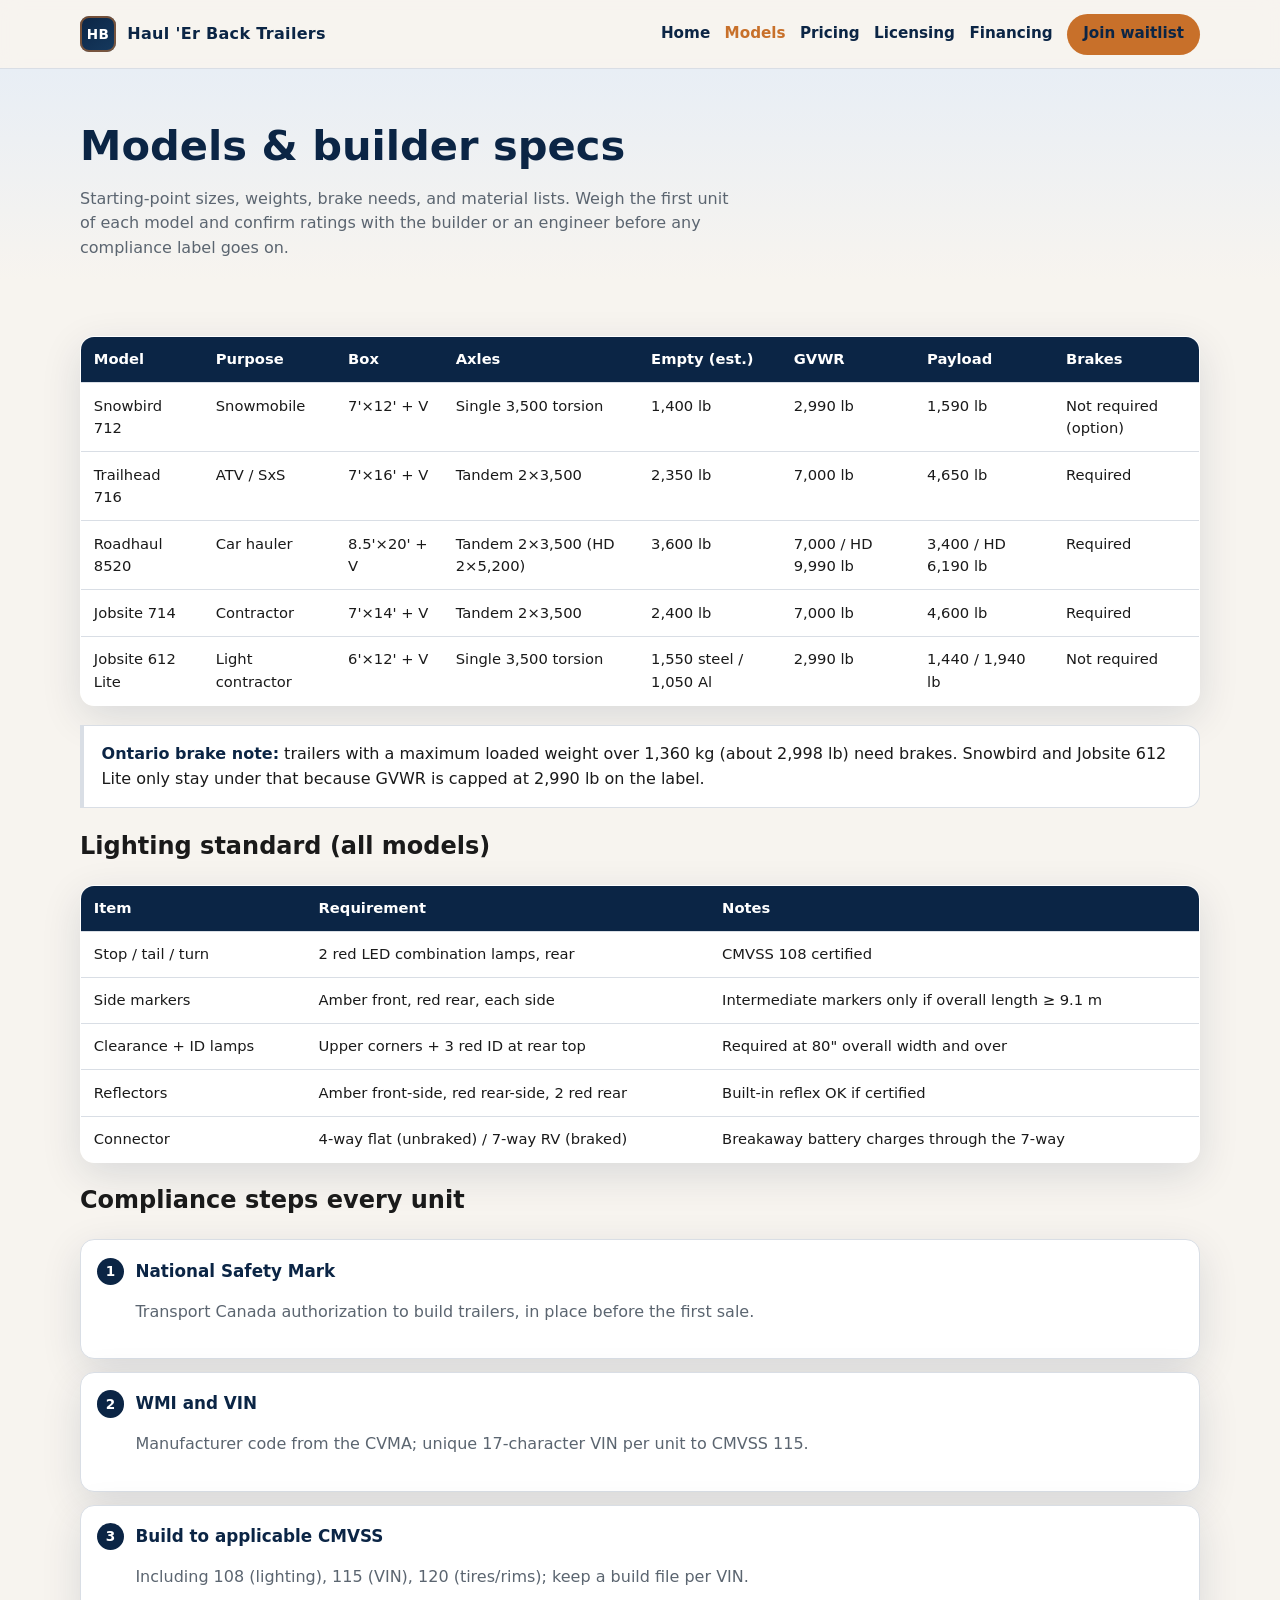
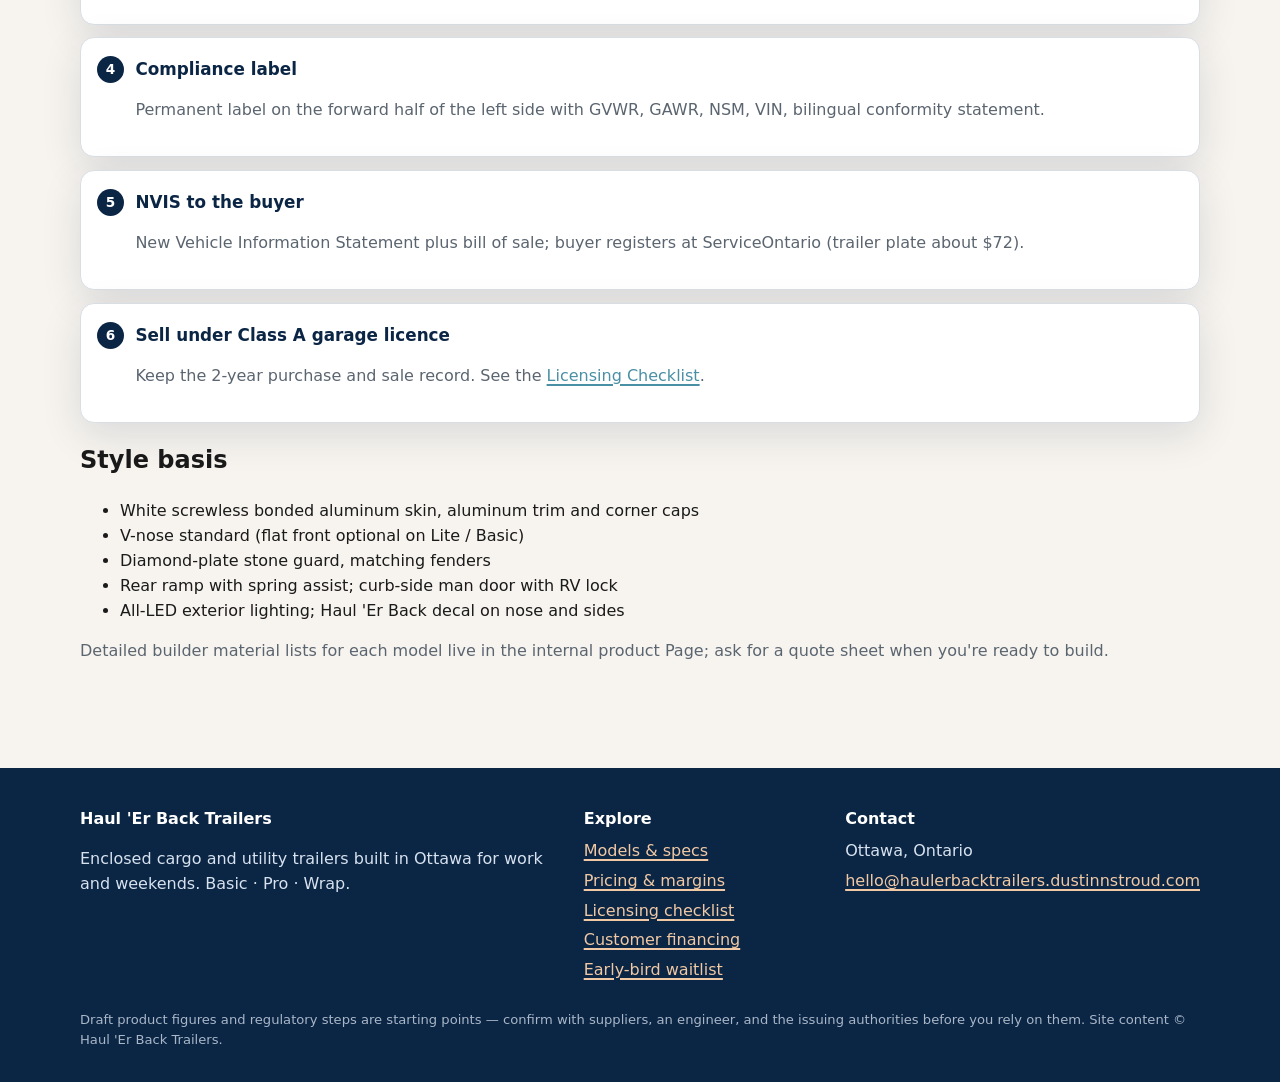
<file: models.html>
<!DOCTYPE html>
<html lang="en">
<head>
  <meta charset="utf-8" />
  <meta name="viewport" content="width=device-width, initial-scale=1" />
  <title>Models & specs · Haul 'Er Back Trailers</title>
  <meta name="description" content="Snowbird, Trailhead, Jobsite, Roadhaul specs and compliance overview." />
  <link rel="stylesheet" href="css/site.css" />
  <link rel="canonical" href="https://strouddustinn-bot.github.io/haulerback-trailers/" />
</head>
<body>

  <a class="skip" href="#main">Skip to content</a>
  <header class="site-header">
    <div class="wrap nav">
      <a class="brand" href="index.html"><span class="brand-mark">HB</span><span>Haul 'Er Back Trailers</span></a>
      <nav class="nav-links" aria-label="Primary">
        <a href="index.html">Home</a>
        <a class="hide-sm" href="models.html" aria-current="page">Models</a>
        <a class="hide-sm" href="pricing.html">Pricing</a>
        <a href="licensing.html">Licensing</a>
        <a href="financing.html">Financing</a>
        <a class="btn btn-primary btn-sm" href="index.html#waitlist">Join waitlist</a>
      </nav>
    </div>
  </header>

  <main id="main">

    <div class="page-hero"><div class="wrap">
      <h1>Models &amp; builder specs</h1>
      <p>Starting-point sizes, weights, brake needs, and material lists. Weigh the first unit of each model and confirm ratings with the builder or an engineer before any compliance label goes on.</p>
    </div></div>
    <section><div class="wrap">
      <div class="table-wrap mb">
        <table>
          <thead><tr><th>Model</th><th>Purpose</th><th>Box</th><th>Axles</th><th>Empty (est.)</th><th>GVWR</th><th>Payload</th><th>Brakes</th></tr></thead>
          <tbody>
            <tr><td>Snowbird 712</td><td>Snowmobile</td><td>7'×12' + V</td><td>Single 3,500 torsion</td><td>1,400 lb</td><td>2,990 lb</td><td>1,590 lb</td><td>Not required (option)</td></tr>
            <tr><td>Trailhead 716</td><td>ATV / SxS</td><td>7'×16' + V</td><td>Tandem 2×3,500</td><td>2,350 lb</td><td>7,000 lb</td><td>4,650 lb</td><td>Required</td></tr>
            <tr><td>Roadhaul 8520</td><td>Car hauler</td><td>8.5'×20' + V</td><td>Tandem 2×3,500 (HD 2×5,200)</td><td>3,600 lb</td><td>7,000 / HD 9,990 lb</td><td>3,400 / HD 6,190 lb</td><td>Required</td></tr>
            <tr><td>Jobsite 714</td><td>Contractor</td><td>7'×14' + V</td><td>Tandem 2×3,500</td><td>2,400 lb</td><td>7,000 lb</td><td>4,600 lb</td><td>Required</td></tr>
            <tr><td>Jobsite 612 Lite</td><td>Light contractor</td><td>6'×12' + V</td><td>Single 3,500 torsion</td><td>1,550 steel / 1,050 Al</td><td>2,990 lb</td><td>1,440 / 1,940 lb</td><td>Not required</td></tr>
          </tbody>
        </table>
      </div>

      <div class="callout"><strong>Ontario brake note:</strong> trailers with a maximum loaded weight over 1,360 kg (about 2,998 lb) need brakes. Snowbird and Jobsite 612 Lite only stay under that because GVWR is capped at 2,990 lb on the label.</div>

      <h2 class="mt">Lighting standard (all models)</h2>
      <div class="table-wrap mt">
        <table>
          <thead><tr><th>Item</th><th>Requirement</th><th>Notes</th></tr></thead>
          <tbody>
            <tr><td>Stop / tail / turn</td><td>2 red LED combination lamps, rear</td><td>CMVSS 108 certified</td></tr>
            <tr><td>Side markers</td><td>Amber front, red rear, each side</td><td>Intermediate markers only if overall length ≥ 9.1 m</td></tr>
            <tr><td>Clearance + ID lamps</td><td>Upper corners + 3 red ID at rear top</td><td>Required at 80" overall width and over</td></tr>
            <tr><td>Reflectors</td><td>Amber front-side, red rear-side, 2 red rear</td><td>Built-in reflex OK if certified</td></tr>
            <tr><td>Connector</td><td>4-way flat (unbraked) / 7-way RV (braked)</td><td>Breakaway battery charges through the 7-way</td></tr>
          </tbody>
        </table>
      </div>

      <h2 class="mt">Compliance steps every unit</h2>
      <ol class="checklist" style="counter-reset:step">
        <li><h3>National Safety Mark</h3><p class="muted">Transport Canada authorization to build trailers, in place before the first sale.</p></li>
        <li><h3>WMI and VIN</h3><p class="muted">Manufacturer code from the CVMA; unique 17-character VIN per unit to CMVSS 115.</p></li>
        <li><h3>Build to applicable CMVSS</h3><p class="muted">Including 108 (lighting), 115 (VIN), 120 (tires/rims); keep a build file per VIN.</p></li>
        <li><h3>Compliance label</h3><p class="muted">Permanent label on the forward half of the left side with GVWR, GAWR, NSM, VIN, bilingual conformity statement.</p></li>
        <li><h3>NVIS to the buyer</h3><p class="muted">New Vehicle Information Statement plus bill of sale; buyer registers at ServiceOntario (trailer plate about $72).</p></li>
        <li><h3>Sell under Class A garage licence</h3><p class="muted">Keep the 2-year purchase and sale record. See the <a href="licensing.html">Licensing Checklist</a>.</p></li>
      </ol>

      <h2 class="mt">Style basis</h2>
      <ul>
        <li>White screwless bonded aluminum skin, aluminum trim and corner caps</li>
        <li>V-nose standard (flat front optional on Lite / Basic)</li>
        <li>Diamond-plate stone guard, matching fenders</li>
        <li>Rear ramp with spring assist; curb-side man door with RV lock</li>
        <li>All-LED exterior lighting; Haul 'Er Back decal on nose and sides</li>
      </ul>
      <p class="muted">Detailed builder material lists for each model live in the internal product Page; ask for a quote sheet when you're ready to build.</p>
    </div></section>

  </main>

  <footer class="footer">
    <div class="wrap footer-grid">
      <div>
        <h4>Haul 'Er Back Trailers</h4>
        <p>Enclosed cargo and utility trailers built in Ottawa for work and weekends. Basic · Pro · Wrap.</p>
      </div>
      <div>
        <h4>Explore</h4>
        <ul>
          <li><a href="models.html">Models &amp; specs</a></li>
          <li><a href="pricing.html">Pricing &amp; margins</a></li>
          <li><a href="licensing.html">Licensing checklist</a></li>
          <li><a href="financing.html">Customer financing</a></li>
          <li><a href="index.html#waitlist">Early-bird waitlist</a></li>
        </ul>
      </div>
      <div>
        <h4>Contact</h4>
        <ul>
          <li>Ottawa, Ontario</li>
          <li><a href="mailto:hello@haulerbacktrailers.dustinnstroud.com">hello@haulerbacktrailers.dustinnstroud.com</a></li>
        </ul>
      </div>
    </div>
    <div class="wrap fine">Draft product figures and regulatory steps are starting points — confirm with suppliers, an engineer, and the issuing authorities before you rely on them. Site content © Haul 'Er Back Trailers.</div>
  </footer>

</body>
</html>
</file>
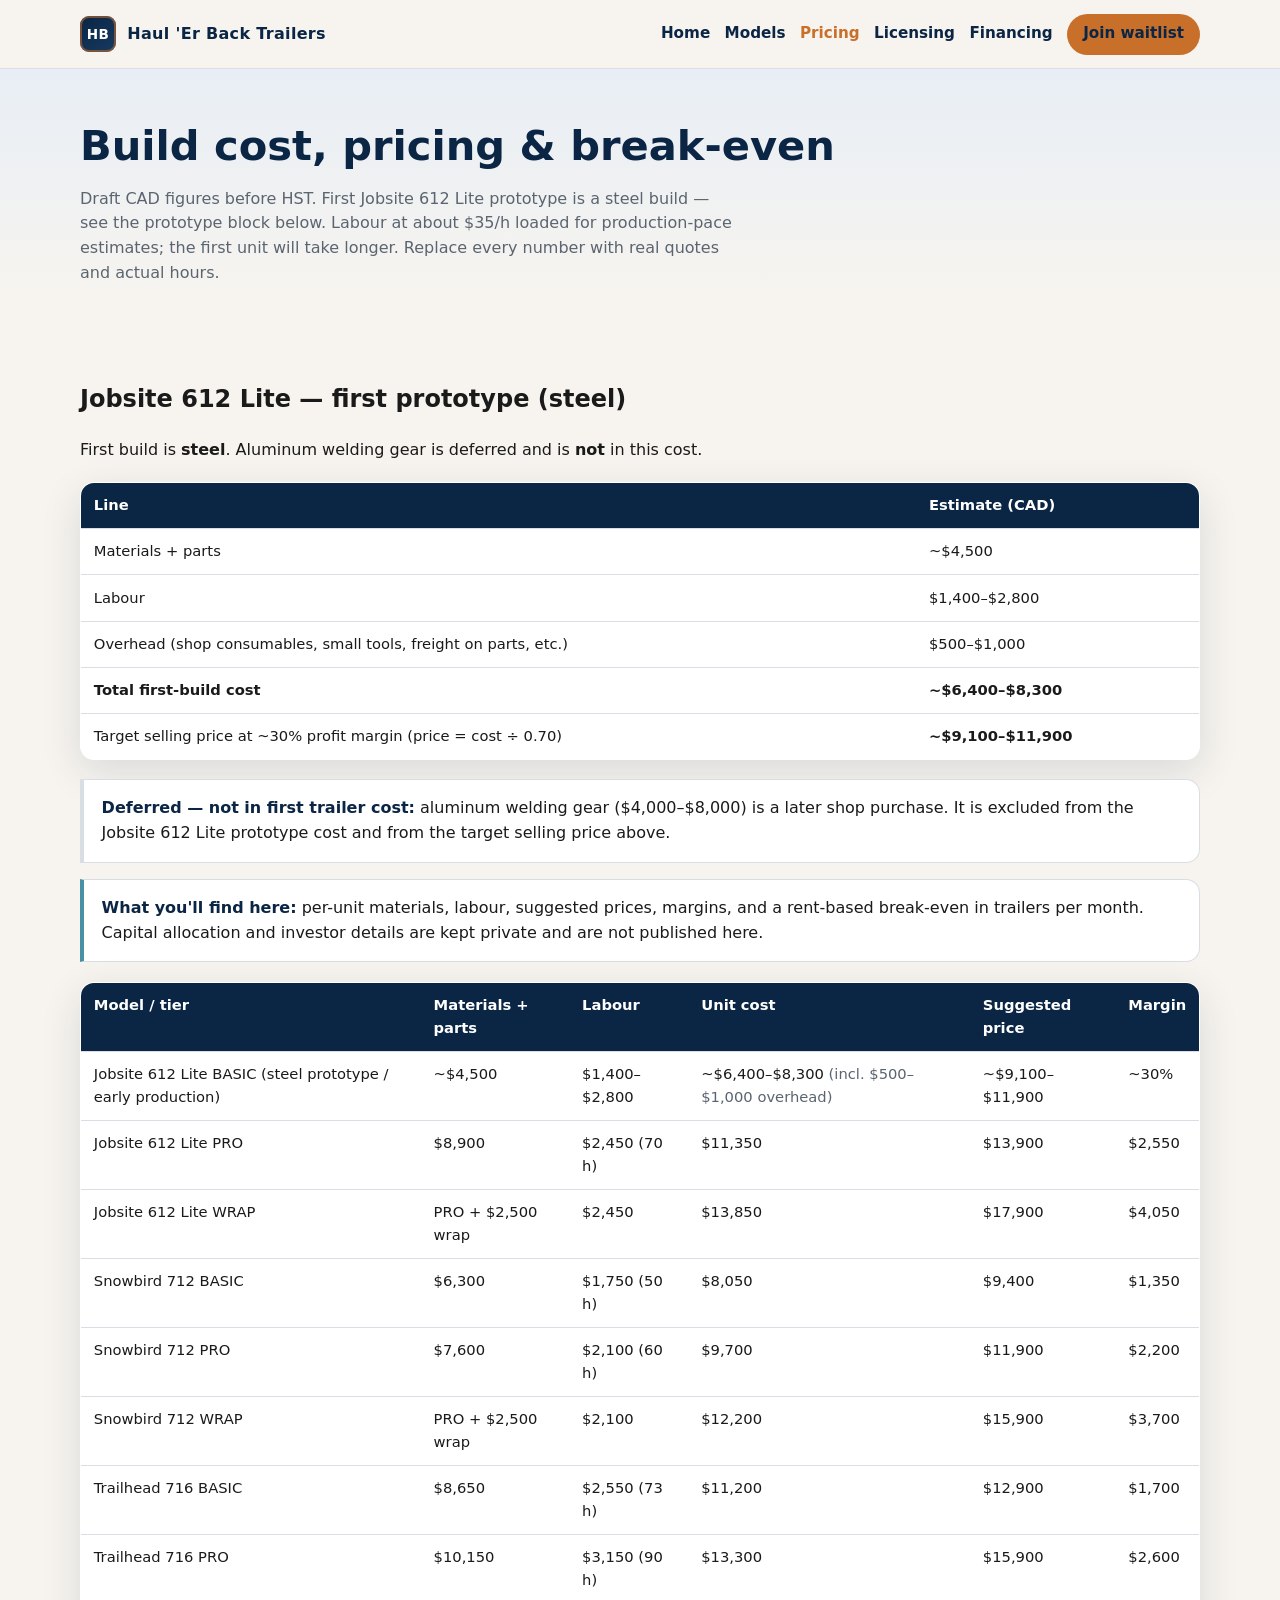
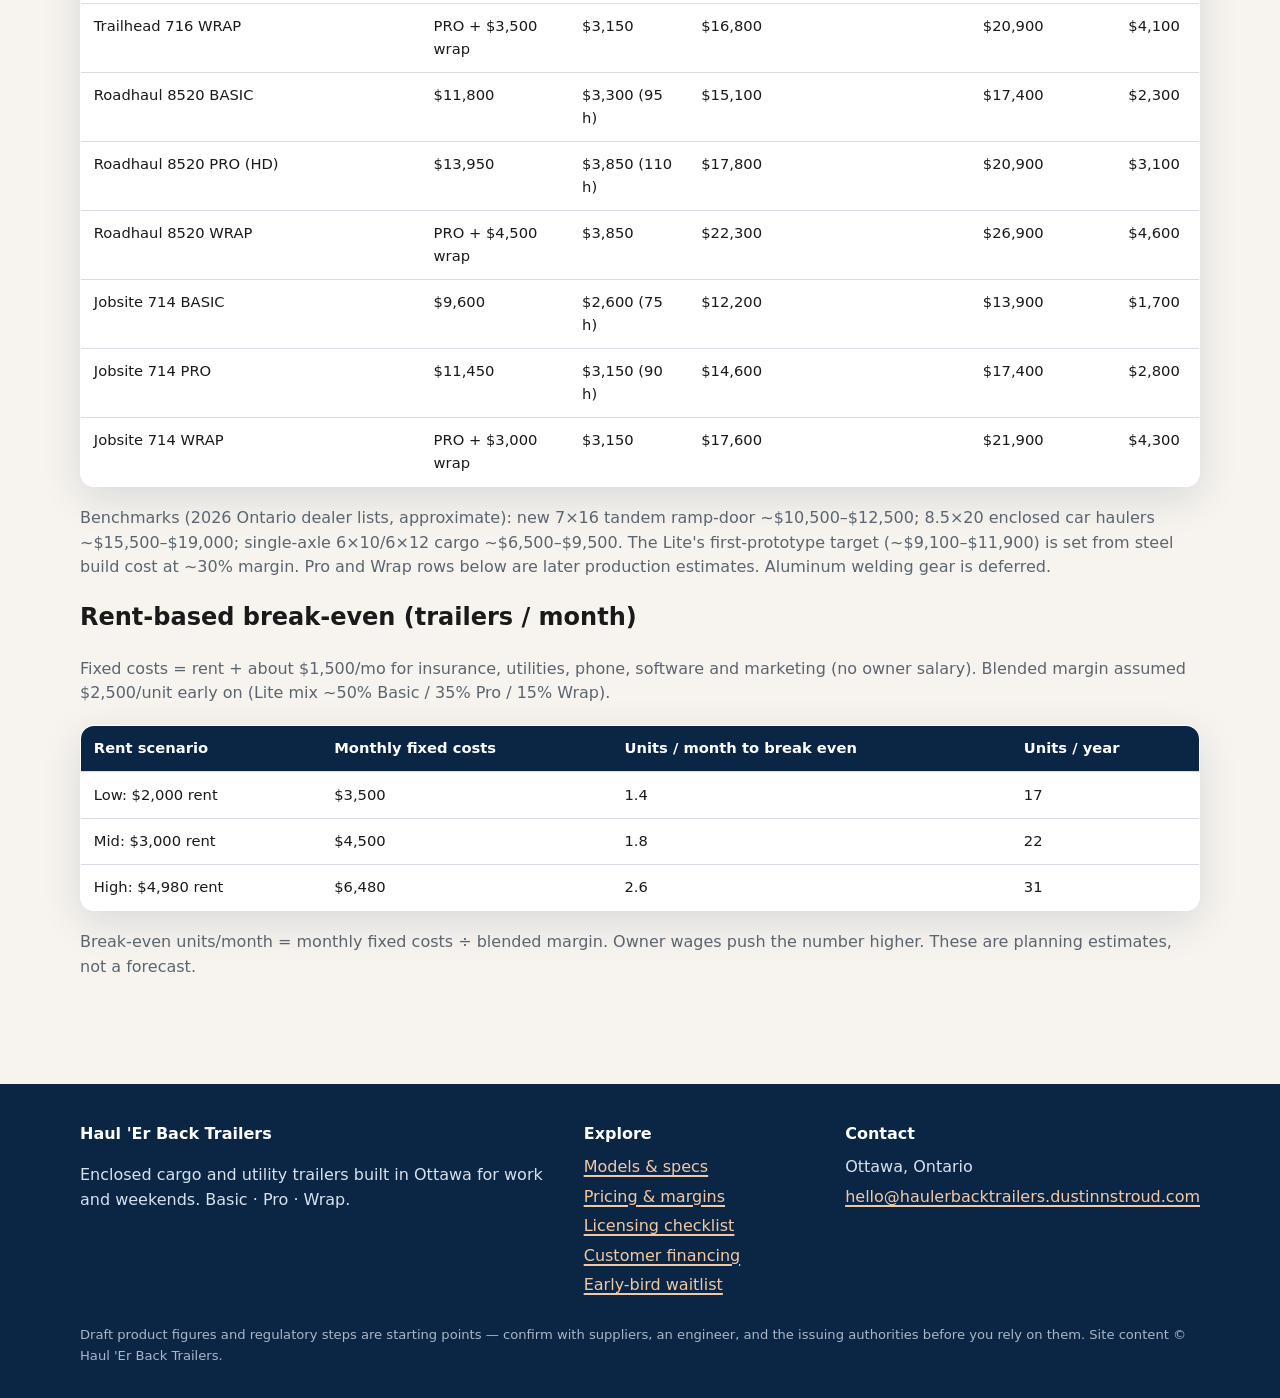
<file: pricing.html>
<!DOCTYPE html>
<html lang="en">
<head>
  <meta charset="utf-8" />
  <meta name="viewport" content="width=device-width, initial-scale=1" />
  <title>Pricing & break-even · Haul 'Er Back Trailers</title>
  <meta name="description" content="Draft unit costs, prices, margins, and rent-based break-even for Haul 'Er Back Trailers." />
  <link rel="stylesheet" href="css/site.css" />
  <link rel="canonical" href="https://strouddustinn-bot.github.io/haulerback-trailers/" />
</head>
<body>

  <a class="skip" href="#main">Skip to content</a>
  <header class="site-header">
    <div class="wrap nav">
      <a class="brand" href="index.html"><span class="brand-mark">HB</span><span>Haul 'Er Back Trailers</span></a>
      <nav class="nav-links" aria-label="Primary">
        <a href="index.html">Home</a>
        <a class="hide-sm" href="models.html">Models</a>
        <a class="hide-sm" href="pricing.html" aria-current="page">Pricing</a>
        <a href="licensing.html">Licensing</a>
        <a href="financing.html">Financing</a>
        <a class="btn btn-primary btn-sm" href="index.html#waitlist">Join waitlist</a>
      </nav>
    </div>
  </header>

  <main id="main">

    <div class="page-hero"><div class="wrap">
      <h1>Build cost, pricing &amp; break-even</h1>
      <p>Draft CAD figures before HST. First Jobsite 612 Lite prototype is a steel build — see the prototype block below. Labour at about $35/h loaded for production-pace estimates; the first unit will take longer. Replace every number with real quotes and actual hours.</p>
    </div></div>
    <section><div class="wrap">

      <h2>Jobsite 612 Lite — first prototype (steel)</h2>
      <p>First build is <strong>steel</strong>. Aluminum welding gear is deferred and is <strong>not</strong> in this cost.</p>
      <div class="table-wrap mt">
        <table>
          <thead><tr><th>Line</th><th>Estimate (CAD)</th></tr></thead>
          <tbody>
            <tr><td>Materials + parts</td><td>~$4,500</td></tr>
            <tr><td>Labour</td><td>$1,400–$2,800</td></tr>
            <tr><td>Overhead (shop consumables, small tools, freight on parts, etc.)</td><td>$500–$1,000</td></tr>
            <tr><td><strong>Total first-build cost</strong></td><td><strong>~$6,400–$8,300</strong></td></tr>
            <tr><td>Target selling price at ~30% profit margin (price = cost ÷ 0.70)</td><td><strong>~$9,100–$11,900</strong></td></tr>
          </tbody>
        </table>
      </div>
      <div class="callout mt"><strong>Deferred — not in first trailer cost:</strong> aluminum welding gear ($4,000–$8,000) is a later shop purchase. It is excluded from the Jobsite 612 Lite prototype cost and from the target selling price above.</div>

      <div class="callout info"><strong>What you'll find here:</strong> per-unit materials, labour, suggested prices, margins, and a rent-based break-even in trailers per month. Capital allocation and investor details are kept private and are not published here.</div>

      <div class="table-wrap mt">
        <table>
          <thead><tr><th>Model / tier</th><th>Materials + parts</th><th>Labour</th><th>Unit cost</th><th>Suggested price</th><th>Margin</th></tr></thead>
          <tbody>
            <tr><td>Jobsite 612 Lite BASIC (steel prototype / early production)</td><td>~$4,500</td><td>$1,400–$2,800</td><td>~$6,400–$8,300 <span class="muted">(incl. $500–$1,000 overhead)</span></td><td>~$9,100–$11,900</td><td>~30%</td></tr>
            <tr><td>Jobsite 612 Lite PRO</td><td>$8,900</td><td>$2,450 (70 h)</td><td>$11,350</td><td>$13,900</td><td>$2,550</td></tr>
            <tr><td>Jobsite 612 Lite WRAP</td><td>PRO + $2,500 wrap</td><td>$2,450</td><td>$13,850</td><td>$17,900</td><td>$4,050</td></tr>
            <tr><td>Snowbird 712 BASIC</td><td>$6,300</td><td>$1,750 (50 h)</td><td>$8,050</td><td>$9,400</td><td>$1,350</td></tr>
            <tr><td>Snowbird 712 PRO</td><td>$7,600</td><td>$2,100 (60 h)</td><td>$9,700</td><td>$11,900</td><td>$2,200</td></tr>
            <tr><td>Snowbird 712 WRAP</td><td>PRO + $2,500 wrap</td><td>$2,100</td><td>$12,200</td><td>$15,900</td><td>$3,700</td></tr>
            <tr><td>Trailhead 716 BASIC</td><td>$8,650</td><td>$2,550 (73 h)</td><td>$11,200</td><td>$12,900</td><td>$1,700</td></tr>
            <tr><td>Trailhead 716 PRO</td><td>$10,150</td><td>$3,150 (90 h)</td><td>$13,300</td><td>$15,900</td><td>$2,600</td></tr>
            <tr><td>Trailhead 716 WRAP</td><td>PRO + $3,500 wrap</td><td>$3,150</td><td>$16,800</td><td>$20,900</td><td>$4,100</td></tr>
            <tr><td>Roadhaul 8520 BASIC</td><td>$11,800</td><td>$3,300 (95 h)</td><td>$15,100</td><td>$17,400</td><td>$2,300</td></tr>
            <tr><td>Roadhaul 8520 PRO (HD)</td><td>$13,950</td><td>$3,850 (110 h)</td><td>$17,800</td><td>$20,900</td><td>$3,100</td></tr>
            <tr><td>Roadhaul 8520 WRAP</td><td>PRO + $4,500 wrap</td><td>$3,850</td><td>$22,300</td><td>$26,900</td><td>$4,600</td></tr>
            <tr><td>Jobsite 714 BASIC</td><td>$9,600</td><td>$2,600 (75 h)</td><td>$12,200</td><td>$13,900</td><td>$1,700</td></tr>
            <tr><td>Jobsite 714 PRO</td><td>$11,450</td><td>$3,150 (90 h)</td><td>$14,600</td><td>$17,400</td><td>$2,800</td></tr>
            <tr><td>Jobsite 714 WRAP</td><td>PRO + $3,000 wrap</td><td>$3,150</td><td>$17,600</td><td>$21,900</td><td>$4,300</td></tr>
          </tbody>
        </table>
      </div>

      <p class="muted mt">Benchmarks (2026 Ontario dealer lists, approximate): new 7×16 tandem ramp-door ~$10,500–$12,500; 8.5×20 enclosed car haulers ~$15,500–$19,000; single-axle 6×10/6×12 cargo ~$6,500–$9,500. The Lite's first-prototype target (~$9,100–$11,900) is set from steel build cost at ~30% margin. Pro and Wrap rows below are later production estimates. Aluminum welding gear is deferred.</p>

      <h2 class="mt">Rent-based break-even (trailers / month)</h2>
      <p class="muted">Fixed costs = rent + about $1,500/mo for insurance, utilities, phone, software and marketing (no owner salary). Blended margin assumed $2,500/unit early on (Lite mix ~50% Basic / 35% Pro / 15% Wrap).</p>
      <div class="table-wrap mt">
        <table>
          <thead><tr><th>Rent scenario</th><th>Monthly fixed costs</th><th>Units / month to break even</th><th>Units / year</th></tr></thead>
          <tbody>
            <tr><td>Low: $2,000 rent</td><td>$3,500</td><td>1.4</td><td>17</td></tr>
            <tr><td>Mid: $3,000 rent</td><td>$4,500</td><td>1.8</td><td>22</td></tr>
            <tr><td>High: $4,980 rent</td><td>$6,480</td><td>2.6</td><td>31</td></tr>
          </tbody>
        </table>
      </div>
      <p class="muted mt">Break-even units/month = monthly fixed costs ÷ blended margin. Owner wages push the number higher. These are planning estimates, not a forecast.</p>
    </div></section>

  </main>

  <footer class="footer">
    <div class="wrap footer-grid">
      <div>
        <h4>Haul 'Er Back Trailers</h4>
        <p>Enclosed cargo and utility trailers built in Ottawa for work and weekends. Basic · Pro · Wrap.</p>
      </div>
      <div>
        <h4>Explore</h4>
        <ul>
          <li><a href="models.html">Models &amp; specs</a></li>
          <li><a href="pricing.html">Pricing &amp; margins</a></li>
          <li><a href="licensing.html">Licensing checklist</a></li>
          <li><a href="financing.html">Customer financing</a></li>
          <li><a href="index.html#waitlist">Early-bird waitlist</a></li>
        </ul>
      </div>
      <div>
        <h4>Contact</h4>
        <ul>
          <li>Ottawa, Ontario</li>
          <li><a href="mailto:hello@haulerbacktrailers.dustinnstroud.com">hello@haulerbacktrailers.dustinnstroud.com</a></li>
        </ul>
      </div>
    </div>
    <div class="wrap fine">Draft product figures and regulatory steps are starting points — confirm with suppliers, an engineer, and the issuing authorities before you rely on them. Site content © Haul 'Er Back Trailers.</div>
  </footer>

</body>
</html>
</file>
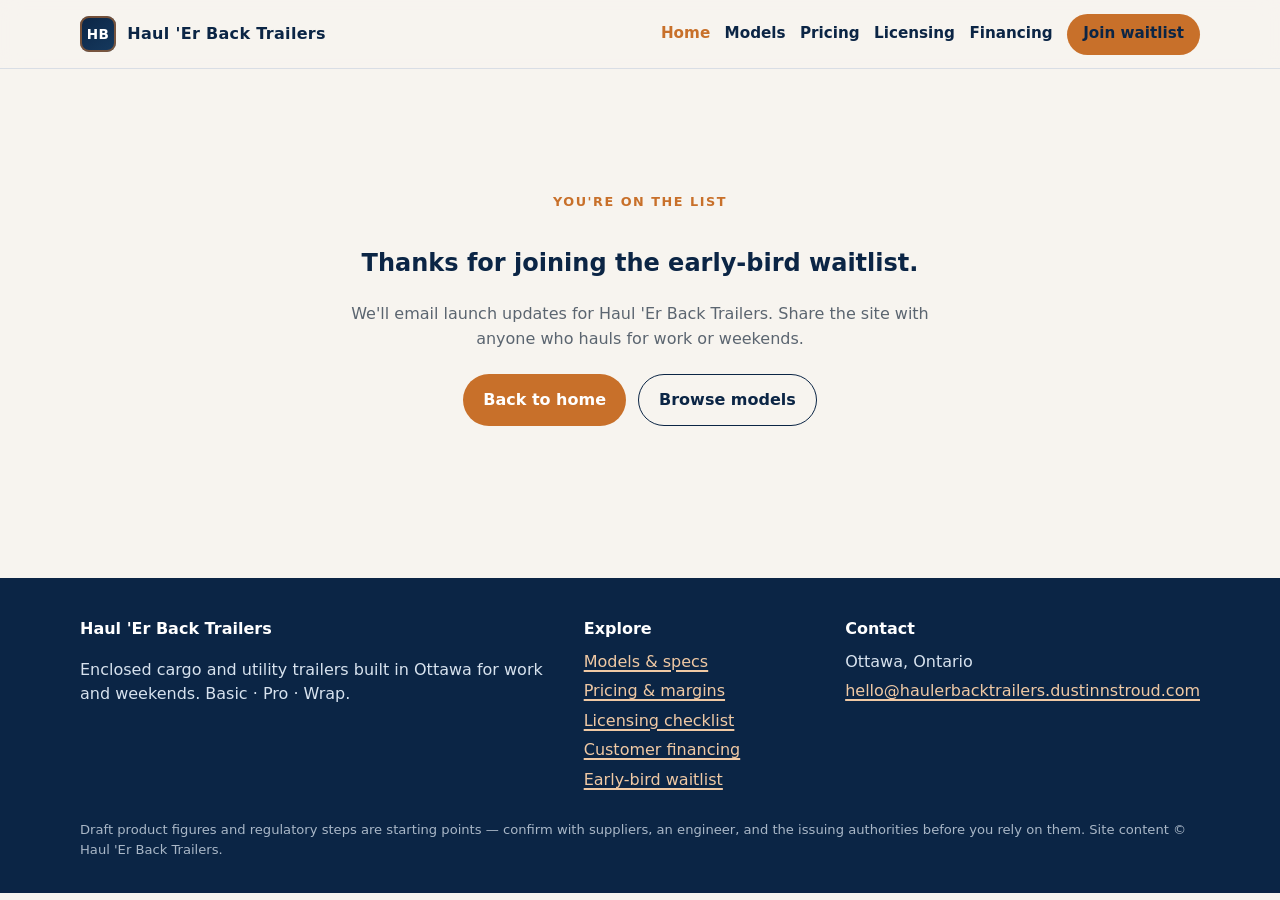
<file: thanks.html>
<!DOCTYPE html>
<html lang="en">
<head>
  <meta charset="utf-8" />
  <meta name="viewport" content="width=device-width, initial-scale=1" />
  <title>Thanks · Haul 'Er Back Trailers</title>
  <meta name="description" content="Waitlist confirmation." />
  <link rel="stylesheet" href="css/site.css" />
</head>
<body>

  <a class="skip" href="#main">Skip to content</a>
  <header class="site-header">
    <div class="wrap nav">
      <a class="brand" href="index.html"><span class="brand-mark">HB</span><span>Haul 'Er Back Trailers</span></a>
      <nav class="nav-links" aria-label="Primary">
        <a href="index.html" aria-current="page">Home</a>
        <a class="hide-sm" href="models.html">Models</a>
        <a class="hide-sm" href="pricing.html">Pricing</a>
        <a href="licensing.html">Licensing</a>
        <a href="financing.html">Financing</a>
        <a class="btn btn-primary btn-sm" href="index.html#waitlist">Join waitlist</a>
      </nav>
    </div>
  </header>

  <main id="main">

    <section>
      <div class="wrap center" style="max-width:640px;padding:4rem 0">
        <span class="eyebrow" style="color:var(--copper)">You're on the list</span>
        <h1 style="color:var(--navy)">Thanks for joining the early-bird waitlist.</h1>
        <p class="muted">We'll email launch updates for Haul 'Er Back Trailers. Share the site with anyone who hauls for work or weekends.</p>
        <div class="hero-cta center" style="justify-content:center;margin-top:1.4rem">
          <a class="btn btn-primary" href="index.html">Back to home</a>
          <a class="btn btn-ghost" href="models.html">Browse models</a>
        </div>
      </div>
    </section>

  </main>

  <footer class="footer">
    <div class="wrap footer-grid">
      <div>
        <h4>Haul 'Er Back Trailers</h4>
        <p>Enclosed cargo and utility trailers built in Ottawa for work and weekends. Basic · Pro · Wrap.</p>
      </div>
      <div>
        <h4>Explore</h4>
        <ul>
          <li><a href="models.html">Models &amp; specs</a></li>
          <li><a href="pricing.html">Pricing &amp; margins</a></li>
          <li><a href="licensing.html">Licensing checklist</a></li>
          <li><a href="financing.html">Customer financing</a></li>
          <li><a href="index.html#waitlist">Early-bird waitlist</a></li>
        </ul>
      </div>
      <div>
        <h4>Contact</h4>
        <ul>
          <li>Ottawa, Ontario</li>
          <li><a href="mailto:hello@haulerbacktrailers.dustinnstroud.com">hello@haulerbacktrailers.dustinnstroud.com</a></li>
        </ul>
      </div>
    </div>
    <div class="wrap fine">Draft product figures and regulatory steps are starting points — confirm with suppliers, an engineer, and the issuing authorities before you rely on them. Site content © Haul 'Er Back Trailers.</div>
  </footer>

</body>
</html>
</file>
<file: css/site.css>
:root{
  --navy:#0B2545;--navy-2:#163A5F;--copper:#C8702A;--copper-2:#A85A1F;--teal:#4A90A4;
  --cream:#F7F4EF;--ink:#1A1A1A;--muted:#5B6570;--line:#D9DEE5;--white:#fff;
  --ok:#1F7A4D;--warn:#9A6B00;--shadow:0 12px 40px rgba(11,37,69,.12);--radius:14px;--max:1120px;
  --font:ui-sans-serif,system-ui,-apple-system,"Segoe UI",Roboto,Helvetica,Arial,sans-serif;
}
*{box-sizing:border-box}html{scroll-behavior:smooth}
body{margin:0;font-family:var(--font);color:var(--ink);background:var(--cream);line-height:1.55}
img{max-width:100%;display:block;height:auto}
a{color:var(--teal);text-decoration-thickness:1.5px;text-underline-offset:3px}a:hover{color:var(--copper)}
.wrap{width:min(100% - 2rem,var(--max));margin-inline:auto}
.skip{position:absolute;left:-999px}.skip:focus{left:1rem;top:1rem;z-index:99;background:#fff;padding:.5rem 1rem}
.site-header{position:sticky;top:0;z-index:50;background:rgba(247,244,239,.92);backdrop-filter:blur(10px);border-bottom:1px solid var(--line)}
.nav{display:flex;align-items:center;justify-content:space-between;gap:1rem;padding:.85rem 0}
.brand{display:flex;align-items:center;gap:.7rem;color:var(--navy);text-decoration:none;font-weight:800;letter-spacing:.02em}
.brand-mark{width:36px;height:36px;border-radius:9px;background:linear-gradient(145deg,var(--navy),var(--navy-2));display:grid;place-items:center;color:#fff;font-size:.85rem;box-shadow:inset 0 0 0 2px rgba(200,112,42,.55)}
.nav-links{display:flex;flex-wrap:wrap;gap:.35rem .9rem;align-items:center;justify-content:flex-end}
.nav-links a{color:var(--navy);text-decoration:none;font-weight:600;font-size:.95rem}
.nav-links a:hover,.nav-links a[aria-current="page"]{color:var(--copper)}
.btn{display:inline-flex;align-items:center;justify-content:center;gap:.4rem;border:0;border-radius:999px;padding:.8rem 1.25rem;font-weight:700;cursor:pointer;text-decoration:none;transition:.15s ease}
.btn-primary{background:var(--copper);color:#fff}.btn-primary:hover{background:var(--copper-2);color:#fff}
.btn-ghost{background:transparent;color:var(--navy);border:1.5px solid var(--navy)}.btn-ghost:hover{background:var(--navy);color:#fff}
.btn-sm{padding:.55rem 1rem;font-size:.9rem}
.hero{position:relative;color:#fff;background:var(--navy);overflow:hidden}
.hero-media{position:absolute;inset:0}.hero-media img{width:100%;height:100%;object-fit:cover;opacity:.45}
.hero-media::after{content:"";position:absolute;inset:0;background:linear-gradient(100deg,rgba(11,37,69,.92) 18%,rgba(11,37,69,.55) 62%,rgba(11,37,69,.35))}
.hero-content{position:relative;padding:5.5rem 0 4.5rem}
.eyebrow{display:inline-block;font-size:.8rem;font-weight:700;letter-spacing:.12em;text-transform:uppercase;color:#F0C9A4;margin-bottom:.8rem}
.hero h1{font-size:clamp(2.1rem,5vw,3.4rem);line-height:1.08;margin:0 0 1rem;max-width:14ch}
.hero p.lead{font-size:1.15rem;max-width:42ch;color:#E8EEF5;margin:0 0 1.6rem}
.hero-cta{display:flex;flex-wrap:wrap;gap:.75rem}
section{padding:3.5rem 0}
.section-head{margin-bottom:1.6rem}
.section-head h2{margin:0 0 .4rem;font-size:clamp(1.6rem,3vw,2.2rem);color:var(--navy)}
.section-head p{margin:0;color:var(--muted);max-width:60ch}
.grid{display:grid;gap:1.1rem}
.grid-2{grid-template-columns:repeat(2,minmax(0,1fr))}
.grid-3{grid-template-columns:repeat(3,minmax(0,1fr))}
.grid-4{grid-template-columns:repeat(4,minmax(0,1fr))}
@media (max-width:900px){.grid-3,.grid-4{grid-template-columns:repeat(2,minmax(0,1fr))}.grid-2{grid-template-columns:1fr}}
@media (max-width:560px){.grid-3,.grid-4{grid-template-columns:1fr}.nav-links .hide-sm{display:none}}
.card{background:#fff;border:1px solid var(--line);border-radius:var(--radius);overflow:hidden;box-shadow:var(--shadow)}
.card-body{padding:1.15rem 1.2rem 1.35rem}
.card h3{margin:.15rem 0 .4rem;color:var(--navy);font-size:1.15rem}
.card p{margin:0;color:var(--muted);font-size:.95rem}
.card .meta{display:flex;flex-wrap:wrap;gap:.4rem;margin-top:.9rem}
.pill{display:inline-flex;align-items:center;border-radius:999px;padding:.25rem .65rem;font-size:.78rem;font-weight:700;background:#EEF3F7;color:var(--navy)}
.pill.ok{background:#E5F5EC;color:var(--ok)}.pill.warn{background:#FFF4D6;color:var(--warn)}
.card img{aspect-ratio:16/10;object-fit:cover;width:100%}
.panel{background:#fff;border:1px solid var(--line);border-radius:var(--radius);padding:1.25rem;box-shadow:var(--shadow)}
.tiers{display:grid;grid-template-columns:repeat(3,1fr);gap:1rem}
@media (max-width:800px){.tiers{grid-template-columns:1fr}}
.tier{padding:1.3rem;border-radius:var(--radius);border:1px solid var(--line);background:#fff}
.tier.featured{border-color:var(--copper);box-shadow:0 0 0 2px rgba(200,112,42,.18)}
.tier h3{margin:0 0 .35rem;color:var(--navy)}
.tier ul{margin:0;padding-left:1.1rem;color:var(--muted)}
table{width:100%;border-collapse:collapse;font-size:.92rem;background:#fff;border-radius:var(--radius);overflow:hidden;border:1px solid var(--line)}
th,td{padding:.7rem .8rem;border-bottom:1px solid var(--line);text-align:left;vertical-align:top}
th{background:var(--navy);color:#fff;font-weight:700}tr:last-child td{border-bottom:0}
.table-wrap{overflow-x:auto;border-radius:var(--radius);box-shadow:var(--shadow)}
.checklist{list-style:none;margin:0;padding:0;counter-reset:step}
.checklist li{position:relative;background:#fff;border:1px solid var(--line);border-radius:var(--radius);padding:1.1rem 1.1rem 1.1rem 3.4rem;margin-bottom:.8rem;box-shadow:var(--shadow)}
.checklist li::before{counter-increment:step;content:counter(step);position:absolute;left:1rem;top:1.1rem;width:1.7rem;height:1.7rem;border-radius:50%;background:var(--navy);color:#fff;display:grid;place-items:center;font-size:.85rem;font-weight:800}
.checklist h3{margin:0 0 .35rem;color:var(--navy);font-size:1.05rem}
.checklist .facts{display:flex;flex-wrap:wrap;gap:.5rem .9rem;margin:.55rem 0;font-size:.88rem}
.checklist .facts span{color:var(--muted)}.checklist .facts strong{color:var(--navy)}
.checklist .src{font-size:.85rem;margin-top:.35rem}
.callout{border-left:4px solid var(--copper);background:#fff;border-radius:0 var(--radius) var(--radius) 0;padding:1rem 1.1rem;margin:1rem 0;border:1px solid var(--line);border-left-width:4px}
.callout.info{border-left-color:var(--teal)}.callout strong{color:var(--navy)}
.form{display:grid;gap:.85rem}.form-row{display:grid;gap:.85rem;grid-template-columns:1fr 1fr}
@media (max-width:640px){.form-row{grid-template-columns:1fr}}
label{display:grid;gap:.35rem;font-weight:600;color:var(--navy);font-size:.92rem}
input,select,textarea{font:inherit;padding:.7rem .8rem;border:1.5px solid var(--line);border-radius:10px;background:#fff}
input:focus,select:focus,textarea:focus{outline:2px solid rgba(74,144,164,.35);border-color:var(--teal)}
.consent{display:flex;gap:.6rem;align-items:flex-start;font-weight:500;color:var(--muted);font-size:.9rem}
.consent input{margin-top:.25rem}
.faq details{background:#fff;border:1px solid var(--line);border-radius:12px;padding:.9rem 1rem;margin-bottom:.55rem}
.faq summary{cursor:pointer;font-weight:700;color:var(--navy)}.faq p{margin:.55rem 0 0;color:var(--muted)}
.footer{background:var(--navy);color:#D7E2EE;padding:2.4rem 0 2rem;margin-top:2rem}
.footer a{color:#F0C9A4}.footer-grid{display:grid;gap:1.2rem;grid-template-columns:2fr 1fr 1fr}
@media (max-width:700px){.footer-grid{grid-template-columns:1fr}}
.footer h4{margin:0 0 .5rem;color:#fff}.footer ul{list-style:none;margin:0;padding:0}.footer li{margin:.3rem 0}
.fine{font-size:.82rem;color:#A9B7C7;margin-top:1.4rem}
.page-hero{padding:2.8rem 0 1.2rem;background:linear-gradient(180deg,#E8EEF5,var(--cream))}
.page-hero h1{margin:0 0 .5rem;color:var(--navy);font-size:clamp(1.8rem,3.5vw,2.6rem)}
.page-hero p{margin:0;color:var(--muted);max-width:65ch}
.muted{color:var(--muted)}.center{text-align:center}.mt{margin-top:1.2rem}.mb{margin-bottom:1.2rem}
</file>
